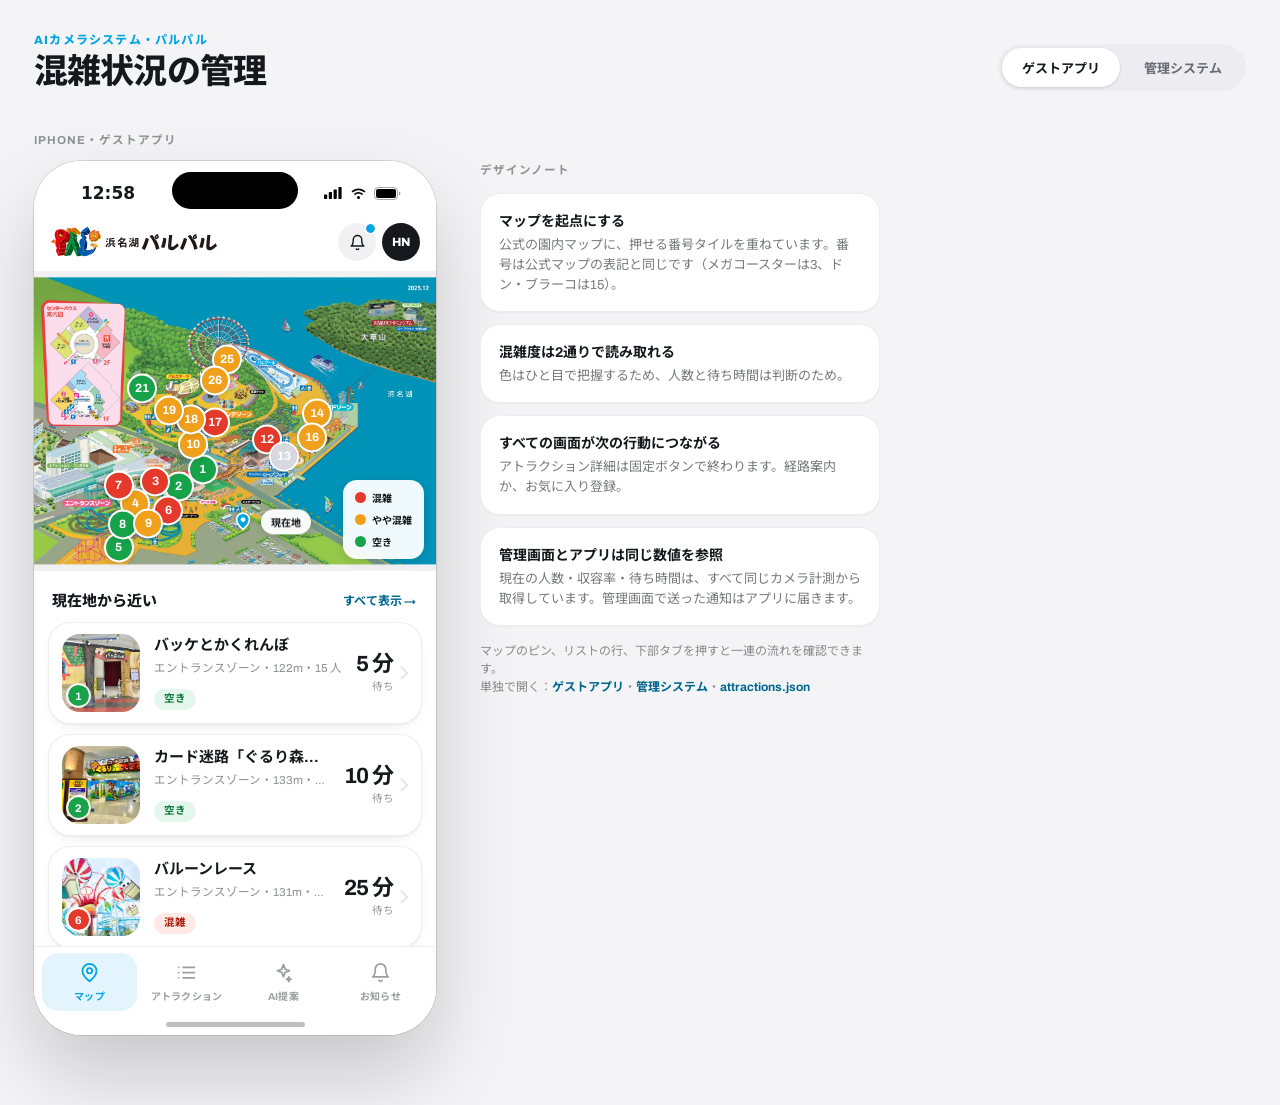
<file: index.html>
<!doctype html>
<html lang="ja">
<head>
  <meta charset="utf-8">
  <meta name="viewport" content="width=device-width, initial-scale=1">
  <title>混雑状況の管理</title>
  <link rel="preconnect" href="https://fonts.googleapis.com">
  <link rel="preconnect" href="https://fonts.gstatic.com" crossorigin>
  <link href="https://fonts.googleapis.com/css2?family=Archivo:wght@400;600;700;800&family=Noto+Sans+JP:wght@400;700;800&display=swap" rel="stylesheet">
  <link rel="stylesheet" href="css/base.css?v=20261001b">
  <style>
    body { background: var(--canvas); }
    .canvas { min-height: 100vh; padding: 30px 34px 70px; }
    .hd { display: flex; align-items: flex-end; justify-content: space-between; gap: 24px; padding-bottom: 6px; flex-wrap: wrap; }
    .hd .ey { font-size: 12px; font-weight: 800; letter-spacing: .1em; text-transform: uppercase; color: var(--acc); }
    .hd h1 { font-size: 34px; font-weight: 800; letter-spacing: -.025em; line-height: 1.08; margin: 7px 0 0; }
    .toggle { display: flex; gap: 4px; padding: 4px; background: #ececf1; border-radius: 999px; }
    .toggle button { border-radius: 999px; padding: 10px 20px; font-weight: 700; font-size: 13px; color: var(--m60); }
    .toggle button.on { background: #fff; color: var(--ink); box-shadow: 0 1px 3px rgba(22,24,29,.14); }
    .app { display: flex; gap: 44px; padding-top: 34px; align-items: flex-start; flex-wrap: wrap; }
    .cap { font-size: 11.5px; font-weight: 700; letter-spacing: .09em; text-transform: uppercase; color: var(--m45); }
    .device { width: 402px; height: 874px; border-radius: 48px; overflow: hidden; background: #fff; box-shadow: 0 40px 80px rgba(0,0,0,.18), 0 0 0 1px rgba(0,0,0,.12); margin-top: 14px; }
    .device iframe { border: 0; width: 100%; height: 100%; display: block; }
    .notes { flex: 1; min-width: 280px; max-width: 400px; padding-top: 30px; }
    .note { padding: 16px 18px; margin-top: 12px; background: #fff; border: 1px solid var(--div2); border-radius: 20px; box-shadow: 0 1px 2px rgba(22,24,29,.04); }
    .note b { font-size: 14px; font-weight: 700; display: block; }
    .note p { font-size: 13px; line-height: 1.55; color: rgba(22,24,29,.58); margin: 5px 0 0; text-wrap: pretty; }
    .hint { font-size: 12px; color: rgba(22,24,29,.48); margin-top: 16px; line-height: 1.5; }
    .hint a { font-weight: 700; color: var(--acc-ink); }
    .admin { padding-top: 34px; }
    .admin .frame { background: #fff; max-width: 1400px; border-radius: 26px; overflow: hidden; box-shadow: 0 1px 2px rgba(22,24,29,.05), 0 18px 50px -18px rgba(22,24,29,.22); height: calc(100vh - 170px); min-height: 700px; }
    .admin iframe { border: 0; width: 100%; height: 100%; display: block; }
    [hidden] { display: none !important; }
    @media (max-width: 520px) { .canvas { padding: 20px 16px 40px; } .device { width: 100%; height: 780px; border-radius: 36px; } }
  </style>
</head>
<body>
  <div class="canvas">
    <div class="hd">
      <div><div class="ey">AIカメラシステム・パルパル</div><h1>混雑状況の管理</h1></div>
      <div class="toggle" role="tablist">
        <button id="tApp" class="on" role="tab">ゲストアプリ</button>
        <button id="tAdmin" role="tab">管理システム</button>
      </div>
    </div>

    <section class="app" id="app">
      <div>
        <div class="cap">iPhone・ゲストアプリ</div>
        <div class="device"><iframe src="guest.html?embed" title="ゲストアプリ"></iframe></div>
      </div>
      <div class="notes">
        <div class="cap" style="padding-bottom:4px">デザインノート</div>
        <div class="note"><b>マップを起点にする</b><p>公式の園内マップに、押せる番号タイルを重ねています。番号は公式マップの表記と同じです（メガコースターは3、ドン・ブラーコは15）。</p></div>
        <div class="note"><b>混雑度は2通りで読み取れる</b><p>色はひと目で把握するため、人数と待ち時間は判断のため。</p></div>
        <div class="note"><b>すべての画面が次の行動につながる</b><p>アトラクション詳細は固定ボタンで終わります。経路案内か、お気に入り登録。</p></div>
        <div class="note"><b>管理画面とアプリは同じ数値を参照</b><p>現在の人数・収容率・待ち時間は、すべて同じカメラ計測から取得しています。管理画面で送った通知はアプリに届きます。</p></div>
        <div class="hint">マップのピン、リストの行、下部タブを押すと一連の流れを確認できます。<br>
          単独で開く：<a href="guest.html">ゲストアプリ</a>・<a href="admin.html">管理システム</a>・<a href="data/attractions.json">attractions.json</a></div>
      </div>
    </section>

    <section class="admin" id="admin" hidden>
      <div class="frame"><iframe id="adminFrame" title="管理システム" data-src="admin.html"></iframe></div>
    </section>
  </div>
  <script>
    (function () {
      const tApp = document.getElementById('tApp'), tAdmin = document.getElementById('tAdmin');
      const app = document.getElementById('app'), admin = document.getElementById('admin'), f = document.getElementById('adminFrame');
      function show(mode) {
        const isApp = mode !== 'admin';
        tApp.classList.toggle('on', isApp); tAdmin.classList.toggle('on', !isApp);
        app.hidden = !isApp; admin.hidden = isApp;
        if (!isApp && !f.src) f.src = f.dataset.src;
        try { localStorage.setItem('pp.canvasMode', mode); } catch (e) {}
      }
      tApp.onclick = () => show('app'); tAdmin.onclick = () => show('admin');
      let m = 'app'; try { m = localStorage.getItem('pp.canvasMode') || 'app'; } catch (e) {}
      show(location.hash === '#admin' ? 'admin' : m);
    })();
  </script>
</body>
</html>
</file>
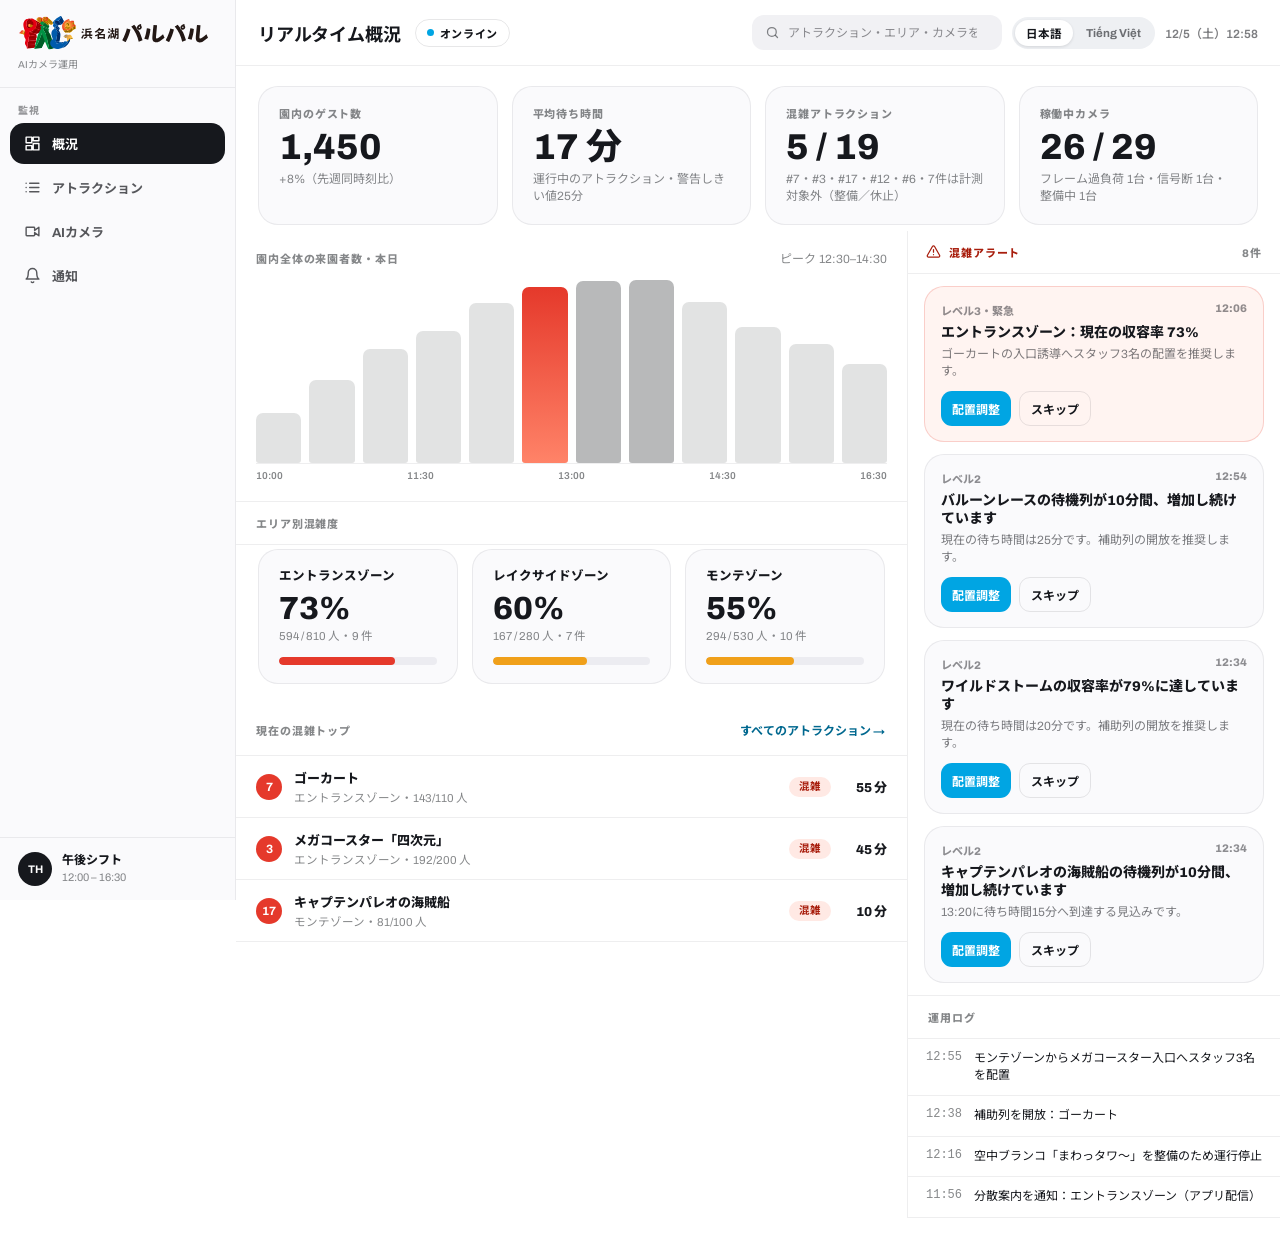
<file: admin.html>
<!doctype html>
<html lang="ja">
<head>
  <meta charset="utf-8">
  <meta name="viewport" content="width=device-width, initial-scale=1">
  <title>パルパル AIカメラ運用</title>
  <link rel="preconnect" href="https://fonts.googleapis.com">
  <link rel="preconnect" href="https://fonts.gstatic.com" crossorigin>
  <link href="https://fonts.googleapis.com/css2?family=Archivo:wght@400;500;600;700;800&family=Noto+Sans+JP:wght@400;500;700;800&display=swap" rel="stylesheet">
  <link rel="stylesheet" href="css/base.css?v=20261007a">
  <link rel="stylesheet" href="css/admin.css?v=20261007a">
</head>
<body class="admin">
  <div class="shell">
    <aside class="side">
      <div class="logo"><div><img src="assets/logo.svg" alt="浜名湖パルパル"><small>AIカメラ運用</small></div></div>
      <div class="grp">監視</div>
      <nav id="nav"></nav>
      <div class="me"><span class="av">TH</span><div><b>午後シフト</b><small>12:00 – 16:30</small></div></div>
    </aside>
    <div class="main">
      <header class="top">
        <div class="l"><h1 id="title">リアルタイム概況</h1><span class="online"><i></i>オンライン</span></div>
        <div class="r">
          <div class="gsearch">
            <label><svg width="15" height="15" viewBox="0 0 24 24" fill="none" stroke="rgba(22,24,29,.52)" stroke-width="2" stroke-linecap="round"><circle cx="11" cy="11" r="7"/><path d="m20 20-3.5-3.5"/></svg>
              <input id="q" type="search" placeholder="アトラクション・エリア・カメラを検索…" autocomplete="off"></label>
            <div class="res" id="qres" hidden></div>
          </div>
          <span class="date" id="date"></span>
        </div>
      </header>
      <div id="page"></div>
    </div>
  </div>
  <div class="toast-wrap" id="toasts"></div>
  <div id="modal"></div>

  <script src="data/attractions.js?v=20261007a"></script>
  <script src="js/icons.js?v=20261007a"></script>
  <script src="js/core.js?v=20261007a"></script>
  <script src="js/i18n.js?v=20261007a"></script>
  <script src="js/admin.js?v=20261007a"></script>
</body>
</html>
</file>
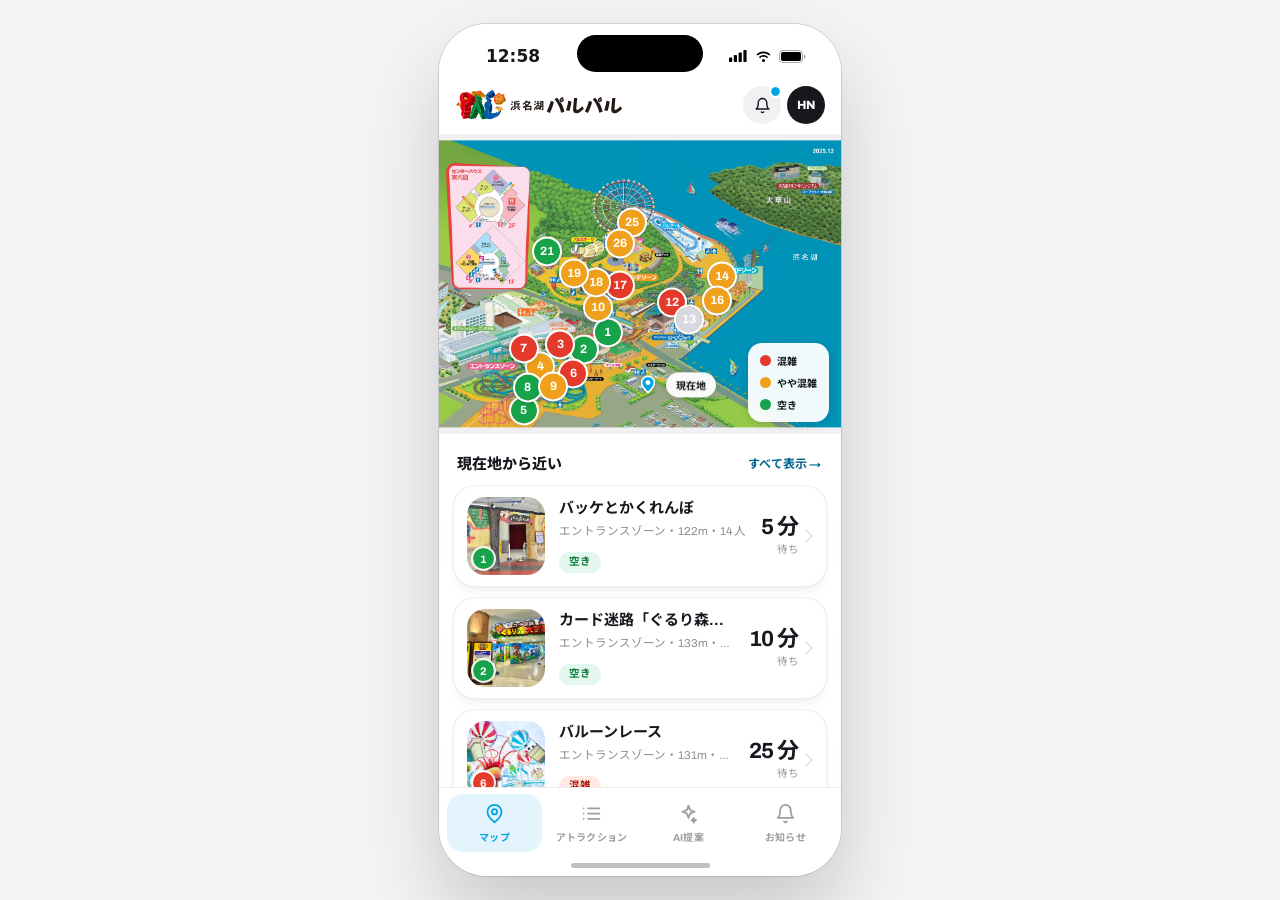
<file: guest.html>
<!doctype html>
<html lang="ja">
<head>
  <meta charset="utf-8">
  <meta name="viewport" content="width=device-width, initial-scale=1, viewport-fit=cover">
  <title>浜名湖パルパル</title>
  <meta name="theme-color" content="#ffffff">
  <link rel="preconnect" href="https://fonts.googleapis.com">
  <link rel="preconnect" href="https://fonts.gstatic.com" crossorigin>
  <link href="https://fonts.googleapis.com/css2?family=Archivo:wght@400;500;600;700;800&family=Noto+Sans+JP:wght@400;500;700;800&display=swap" rel="stylesheet">
  <link rel="stylesheet" href="css/base.css?v=20261007a">
  <link rel="stylesheet" href="css/guest.css?v=20261007a">
  <script>if (/[?&]embed\b/.test(location.search)) document.documentElement.classList.add('embed');</script>
</head>
<body class="guest">
  <script>if (document.documentElement.classList.contains('embed')) document.body.classList.add('embed');</script>
  <div class="phone">
    <div class="island"></div>
    <div class="statusbar">
      <div><span class="time" id="clock">9:41</span></div>
      <div>
        <svg width="19" height="12" viewBox="0 0 19 12"><rect x="0" y="7.5" width="3.2" height="4.5" rx=".7"/><rect x="4.8" y="5" width="3.2" height="7" rx=".7"/><rect x="9.6" y="2.5" width="3.2" height="9.5" rx=".7"/><rect x="14.4" y="0" width="3.2" height="12" rx=".7"/></svg>
        <svg width="17" height="12" viewBox="0 0 17 12"><path d="M8.5 3.2c2.3 0 4.4.9 5.9 2.4l1.1-1.1C13.7 2.7 11.2 1.5 8.5 1.5S3.3 2.7 1.5 4.5l1.1 1.1C4.1 4.1 6.2 3.2 8.5 3.2Z"/><path d="M8.5 6.8c1.4 0 2.6.5 3.5 1.4l1.1-1.1C11.8 5.9 10.2 5.1 8.5 5.1S5.2 5.9 3.9 7.1L5 8.2c.9-.9 2.1-1.4 3.5-1.4Z"/><circle cx="8.5" cy="10.5" r="1.5"/></svg>
        <svg width="27" height="13" viewBox="0 0 27 13"><rect x=".5" y=".5" width="23" height="12" rx="3.5" stroke="#000" stroke-opacity=".35" fill="none"/><rect x="2" y="2" width="20" height="9" rx="2"/><path d="M25 4.5v4c.8-.3 1.5-1.3 1.5-2s-.7-1.7-1.5-2Z" fill-opacity=".4"/></svg>
      </div>
    </div>
    <div class="screen">
      <main id="view" class="view"></main>
      <nav class="tabbar" id="tabbar"></nav>
      <button class="banner" id="banner" type="button"></button>
    </div>
    <div class="toast-wrap" id="toasts" role="status" aria-live="polite"></div>
    <div class="home-ind"><i></i></div>
  </div>

  <script src="data/attractions.js?v=20261007a"></script>
  <script src="js/icons.js?v=20261007a"></script>
  <script src="js/core.js?v=20261007a"></script>
  <script src="js/guest.js?v=20261007a"></script>
</body>
</html>
</file>
<file: css/base.css>
/* Design tokens — values taken from the "ParuParu Park AI v2 JP" mockup */
:root {
  --ink: #16181d;
  --ground: #ffffff;
  --surf: #f1f1f4;          /* chips, inputs, secondary buttons */
  --surf-2: #fafafc;        /* cards, sidebar */
  --surf-3: #f7f7fa;        /* spec tiles, tip boxes */
  --canvas: #f4f4f7;
  --acc: #00a5e3;
  --acc-hover: #008fc9;
  --acc-ink: #00688f;
  --acc-soft: #e4f4fc;
  --acc-tint: #eaf7fd;
  --div: rgba(22,24,29,.1);
  --div2: rgba(22,24,29,.07);
  --m72: rgba(22,24,29,.72);
  --m60: rgba(22,24,29,.6);
  --m52: rgba(22,24,29,.52);
  --m45: rgba(22,24,29,.45);

  --hot: #e5392b;  --hot-d: #a81d0c;  --hot-bg: #ffe9e4;  --hot-tint: #fff4f1;  --hot-line: rgba(229,57,43,.2);
  --mid: #f0a01a;  --mid-bg: #fff2d4; --mid-ink: #8a5200;
  --free: #17a34a; --free-bg: #e4f7ec; --free-ink: #0d7a3c;
  --maint: #c2c2cd; --maint-bg: #ededf2;

  --font: Archivo, "Noto Sans JP", "Hiragino Sans", "Hiragino Kaku Gothic ProN", "Yu Gothic", Meiryo, system-ui, sans-serif;
  --mono: ui-monospace, Menlo, Consolas, "IBM Plex Mono", monospace;
}
* { box-sizing: border-box; }
html, body { margin: 0; }
body { font-family: var(--font); color: var(--ink); background: var(--ground); -webkit-font-smoothing: antialiased; }
button { font: inherit; color: inherit; cursor: pointer; border: 0; background: none; padding: 0; transition: background .16s ease, color .16s ease, box-shadow .16s ease, transform .12s ease; }
button:active { transform: scale(.965); }
input, textarea, select { font: inherit; color: inherit; outline: none; transition: border-color .16s ease, box-shadow .16s ease; }
input:focus, textarea:focus { border-color: var(--acc) !important; box-shadow: 0 0 0 3px rgba(0,165,227,.16); }
a { color: var(--acc); text-decoration: none; }
::selection { background: rgba(0,165,227,.2); }
::-webkit-scrollbar { width: 9px; height: 9px; }
::-webkit-scrollbar-thumb { background: rgba(22,24,29,.16); border-radius: 9px; }
::-webkit-scrollbar-track { background: transparent; }
@keyframes scIn { from { opacity: 0; transform: translateY(8px); } to { opacity: 1; transform: none; } }
@keyframes scSpin { to { transform: rotate(360deg); } }
.scIn { animation: scIn .32s cubic-bezier(.22,.8,.28,1) both; }
.ic { flex: none; display: block; }
.mono { font-family: var(--mono); }

/* level pills (mockup: pill(k, small)) */
.pill { display: inline-flex; align-items: center; font-size: 12.5px; font-weight: 700; letter-spacing: .005em; padding: 6px 13px; line-height: 1.2; border-radius: 999px; white-space: nowrap; }
.pill.sm { font-size: 10.5px; padding: 4px 10px; }
.k-busy { background: var(--hot-bg); color: var(--hot-d); }
.k-mid { background: var(--mid-bg); color: var(--mid-ink); }
.k-free { background: var(--free-bg); color: var(--free-ink); }
.k-maint { background: var(--maint-bg); color: rgba(22,24,29,.5); }
.k-nocam { background: #f3f3f7; color: rgba(22,24,29,.45); }
/* level fills (map pins, number chips) */
.f-busy { background: var(--hot); } .f-mid { background: var(--mid); } .f-free { background: var(--free); }
.f-maint { background: var(--maint); } .f-nocam { background: #d8d8e0; }

/* hour bars */
.bars { display: flex; align-items: flex-end; gap: 8px; border-bottom: 1px solid var(--div2); }
.bars > div { flex: 1; display: flex; flex-direction: column; justify-content: flex-end; height: 100%; }
.bars i { display: block; border-radius: 7px 7px 3px 3px; transition: height .4s cubic-bezier(.22,.8,.28,1); background: rgba(22,24,29,.12); }
.bars i.hi { background: rgba(22,24,29,.3); }
.bars i.now { background: linear-gradient(180deg, var(--hot) 0%, #ff8368 100%); }
.bars i.off { background: repeating-linear-gradient(45deg, #ececf1 0 4px, #e2e2e9 4px 8px); }
.bars-x { display: flex; justify-content: space-between; font-size: 10px; font-weight: 600; color: var(--m52); margin-top: 5px; }

/* labels */
.eyebrow { font-size: 11px; font-weight: 800; letter-spacing: .08em; text-transform: uppercase; color: var(--m52); }

/* toast */
.toast-wrap { position: fixed; left: 50%; bottom: 28px; transform: translateX(-50%); z-index: 1000; display: flex; flex-direction: column; gap: 8px; align-items: center; pointer-events: none; }
.toast { background: var(--ink); color: #fff; padding: 11px 18px; border-radius: 14px; font-size: 13px; font-weight: 700; box-shadow: 0 12px 34px -10px rgba(22,24,29,.5); animation: scIn .25s ease; max-width: min(90vw, 520px); text-align: center; overflow-wrap: anywhere; }
</file>
<file: css/admin.css>
/* Admin (管理システム) — values from the "ParuParu Park AI v2 JP" mockup */
body.admin { background: #fff; }
.shell { display: grid; grid-template-columns: 236px minmax(0, 1fr); min-height: 100vh; }

/* sidebar */
.side { background: var(--surf-2); border-right: 1px solid var(--div2); display: flex; flex-direction: column; position: sticky; top: 0; height: 100vh; }
.side .logo { display: flex; align-items: center; gap: 10px; padding: 16px 18px; border-bottom: 1px solid var(--div2); }
.side .logo img { height: 34px; width: auto; display: block; }
.side .logo small { display: block; font-size: 10px; color: var(--m52); margin-top: 6px; }
.side .grp { padding: 14px 0 6px 18px; font-size: 10px; font-weight: 800; letter-spacing: .1em; text-transform: uppercase; color: rgba(22,24,29,.44); }
.side nav a { display: flex; align-items: center; gap: 11px; width: calc(100% - 20px); margin: 0 10px 3px; color: var(--m72); border-radius: 14px; padding: 11px 14px; font-weight: 700; font-size: 13px; white-space: nowrap; }
.side nav a:hover { background: rgba(22,24,29,.05); }
.side nav a.on { background: var(--ink); color: #fff; }
.side nav a .badge { margin-left: auto; font-size: 10.5px; font-weight: 700; background: var(--acc); color: #fff; border-radius: 999px; min-width: 19px; height: 19px; display: flex; align-items: center; justify-content: center; padding: 0 5px; }
.side .me { margin-top: auto; border-top: 1px solid var(--div2); padding: 14px 18px; display: flex; align-items: center; gap: 10px; }
.side .me .av { width: 34px; height: 34px; border-radius: 999px; background: var(--ink); color: #fff; display: flex; align-items: center; justify-content: center; font-size: 11px; font-weight: 700; }
.side .me b { display: block; font-size: 12px; font-weight: 800; line-height: 1.1; }
.side .me small { font-size: 11px; color: var(--m52); }

/* top bar */
.main { min-width: 0; }
.top { display: flex; align-items: center; justify-content: space-between; gap: 16px; padding: 15px 22px; border-bottom: 1px solid var(--div2); position: sticky; top: 0; background: #fff; z-index: 20; }
.top .l { display: flex; align-items: center; gap: 14px; min-width: 0; }
.top h1 { margin: 0; font-size: 18px; font-weight: 700; letter-spacing: -.01em; white-space: nowrap; }
.online { display: flex; align-items: center; gap: 6px; font-size: 11px; font-weight: 800; letter-spacing: .06em; border: 1px solid var(--div); padding: 5px 11px; border-radius: 999px; white-space: nowrap; }
.online i { width: 7px; height: 7px; border-radius: 999px; background: var(--acc); }
.top .r { display: flex; align-items: center; gap: 10px; }
.gsearch { position: relative; }
.gsearch label { display: flex; align-items: center; gap: 8px; border-radius: 12px; padding: 10px 13px; min-width: 250px; background: var(--surf); }
.gsearch input { border: 0; background: none; font-size: 12px; min-width: 0; flex: 1; padding: 0; }
.gsearch input:focus { box-shadow: none; }
.gsearch input::placeholder { color: rgba(22,24,29,.48); }
.gsearch .res { position: absolute; top: 44px; right: 0; left: 0; min-width: 300px; background: #fff; border: 1px solid var(--div); border-radius: 16px; padding: 6px; box-shadow: 0 12px 34px -10px rgba(22,24,29,.3); max-height: 360px; overflow: auto; z-index: 30; }
.gsearch .res a { display: flex; gap: 10px; align-items: center; color: var(--ink); border-radius: 10px; padding: 8px 10px; font-size: 12px; font-weight: 600; }
.gsearch .res a:hover, .gsearch .res a.sel { background: var(--surf); }
.gsearch .res small { margin-left: auto; font-size: 11px; color: var(--m52); white-space: nowrap; }
.gsearch .res .none { padding: 10px; font-size: 12px; color: var(--m52); }
.top .date { font-size: 12px; font-weight: 600; color: rgba(22,24,29,.56); white-space: nowrap; }

/* shared blocks */
.kpis { display: grid; grid-template-columns: repeat(4, minmax(0, 1fr)); gap: 14px; padding: 20px 22px 6px; }
.cell { padding: 18px 20px; background: var(--surf-2); border: 1px solid var(--div2); border-radius: 20px; }
.kpi .v { font-size: 36px; font-weight: 800; line-height: 1.05; margin-top: 8px; }
.kpi.n .v { font-size: 29px; letter-spacing: -.02em; margin-top: 9px; }
.kpi .s { font-size: 12px; color: var(--m52); margin-top: 4px; line-height: 1.45; }
.sechead { display: flex; align-items: center; justify-content: space-between; gap: 16px; padding: 13px 20px; border-bottom: 1px solid var(--div2); }
.lnk { color: var(--acc-ink); font-weight: 700; font-size: 12px; border-radius: 11px; padding: 4px 2px; white-space: nowrap; }
.lnk:hover { color: var(--ink); }
.btn { background: transparent; border: 1px solid var(--div); padding: 8px 12px; font-weight: 700; font-size: 12px; border-radius: 11px; color: var(--ink); white-space: nowrap; display: inline-flex; align-items: center; gap: 6px; }
.btn:hover { background: rgba(22,24,29,.05); }
.btn.acc { background: var(--acc); border-color: var(--acc); color: #fff; }
.btn.acc:hover { background: var(--acc-hover); }
.btn.gray { background: var(--surf); border-color: var(--surf); }
.btn.gray:hover { background: rgba(22,24,29,.1); }
.btn.lg { padding: 11px 14px; font-size: 13px; border-radius: 12px; }
.btn.lg.acc { padding: 12px 15px; }
.btn.ghost { border-color: transparent; color: var(--m60); }
.btn.ghost:hover { color: var(--ink); background: transparent; }
.btn.link { color: var(--acc-ink); }
.btn.link:hover { background: var(--acc-tint); }
.btn:disabled { opacity: .45; cursor: default; }
.chip { background: var(--surf); color: var(--m72); border-radius: 999px; padding: 8px 13px; font-size: 11.5px; font-weight: 700; white-space: nowrap; flex: none; }
.chip:hover { background: #e6e6ec; }
.chip.on { background: var(--ink); color: #fff; }
.chipsbar { display: flex; align-items: center; gap: 8px; padding: 12px 20px; border-bottom: 1px solid var(--div2); overflow-x: auto; scrollbar-width: none; }
.chipsbar .vr { width: 1px; height: 22px; flex: none; background: rgba(22,24,29,.12); margin: 0 4px; }
.num-chip { width: 26px; height: 26px; flex: none; border-radius: 999px; display: flex; align-items: center; justify-content: center; font-size: 12px; font-weight: 700; color: #fff; }
.meter { height: 8px; background: #ececf1; border-radius: 999px; overflow: hidden; }
.meter i { display: block; height: 100%; border-radius: 999px; transition: width .4s ease; }
.meter i.over { background: repeating-linear-gradient(45deg, #b3230f 0 5px, #8f1c0b 5px 10px); }
.empty { padding: 40px 22px; text-align: center; font-size: 13px; color: rgba(22,24,29,.5); }
.dd { position: relative; flex: none; }
.dd > summary { list-style: none; display: flex; align-items: center; gap: 8px; background: var(--surf); border-radius: 999px; padding: 8px 13px; font-size: 11.5px; font-weight: 700; cursor: pointer; width: 210px; }
.dd.w186 > summary { width: 186px; }
.dd > summary::-webkit-details-marker { display: none; }
.dd > summary span { flex: 1; min-width: 0; overflow: hidden; text-overflow: ellipsis; white-space: nowrap; }
.dd .menu { position: absolute; right: 0; top: 42px; z-index: 9; width: 250px; max-height: 290px; overflow: auto; background: #fff; border: 1px solid var(--div); border-radius: 16px; padding: 6px; box-shadow: 0 12px 34px -10px rgba(22,24,29,.3); }
.dd.w186 .menu { width: 210px; }
.dd .menu button { display: block; width: 100%; text-align: left; border-radius: 10px; padding: 8px 10px; font-size: 12px; font-weight: 600; color: rgba(22,24,29,.75); white-space: nowrap; overflow: hidden; text-overflow: ellipsis; }
.dd .menu button:hover { background: var(--surf); }
.dd .menu button.on { background: var(--ink); color: #fff; font-weight: 700; }
.pager { display: flex; align-items: center; justify-content: space-between; gap: 16px; padding: 16px 22px 22px; }
.pager .info { font-size: 12px; color: var(--m52); }
.pager .pg { display: flex; align-items: center; gap: 6px; }
.pager .pg button { min-width: 34px; height: 34px; border-radius: 11px; background: var(--surf); color: var(--m72); font-size: 12.5px; font-weight: 700; display: flex; align-items: center; justify-content: center; }
.pager .pg button.arrow { font-size: 15px; color: var(--ink); }
.pager .pg button.on { background: var(--ink); color: #fff; }
.pager .pg button:disabled { background: var(--surf-3); color: rgba(22,24,29,.3); cursor: default; }
.pager .pg button.txt { padding: 8px 13px; font-size: 12px; color: var(--ink); }
.pager .pg button.txt:disabled { background: transparent; }
.grid-h { display: grid; gap: 14px; padding: 10px 20px; border-bottom: 1px solid var(--div2); font-size: 11px; font-weight: 800; letter-spacing: .07em; text-transform: uppercase; color: var(--m52); white-space: nowrap; }
.grid-r { display: grid; gap: 14px; align-items: center; padding: 12px 20px; border-bottom: 1px solid var(--div2); cursor: pointer; font-size: 13px; }
.grid-r:hover { background: rgba(22,24,29,.04); }
.r { text-align: right; }

/* dashboard */
.dash { display: grid; grid-template-columns: minmax(0, 1fr) 372px; }
.dash > .l { border-right: 1px solid var(--div2); min-width: 0; }
.chartblk { padding: 18px 20px 20px; border-bottom: 1px solid var(--div2); }
.chartblk .hd { display: flex; align-items: baseline; justify-content: space-between; gap: 16px; }
.chartblk .hd span { font-size: 12px; color: var(--m52); }
.zones { display: grid; grid-template-columns: repeat(3, minmax(0, 1fr)); gap: 14px; padding: 4px 22px 20px; }
.zones .cell { color: var(--ink); display: block; }
.zones .cell:hover { border-color: var(--div); }
.zones b.nm { display: block; font-size: 12.5px; font-weight: 800; line-height: 1.3; }
.zones .pct { font-size: 32px; font-weight: 800; line-height: 1.05; margin-top: 8px; }
.zones .dt { font-size: 11.5px; color: var(--m52); margin-top: 2px; }
.zones .meter { margin-top: 14px; }
.toprow { display: flex; align-items: center; gap: 12px; padding: 12px 20px; border-bottom: 1px solid var(--div2); cursor: pointer; font-size: 13px; }
.toprow:hover { background: rgba(22,24,29,.04); }
.toprow .bd { flex: 1; min-width: 0; }
.toprow .bd b { display: block; font-weight: 800; }
.toprow .bd small { display: block; font-size: 11.5px; color: var(--m52); margin-top: 2px; }
.toprow .w { font-weight: 800; width: 44px; text-align: right; }
.alhead { display: flex; align-items: center; gap: 8px; padding: 13px 18px; border-bottom: 1px solid var(--div2); font-size: 11px; font-weight: 800; letter-spacing: .08em; text-transform: uppercase; color: var(--hot-d); }
.alhead span { margin-left: auto; color: var(--m52); }
.alerts { padding-top: 12px; }
.alert { padding: 15px 16px; margin: 0 16px 12px; border-radius: 20px; border: 1px solid var(--div2); background: var(--surf-2); }
.alert.hot { border-color: var(--hot-line); background: var(--hot-tint); }
.alert .ah { display: flex; justify-content: space-between; font-size: 11px; font-weight: 800; color: rgba(22,24,29,.48); }
.alert h3 { margin: 6px 0 0; font-size: 14px; font-weight: 800; line-height: 1.3; }
.alert p { margin: 4px 0 0; font-size: 12px; color: rgba(22,24,29,.56); line-height: 1.45; }
.alert .btns { display: flex; gap: 8px; margin-top: 10px; }
.alert .btns button { padding: 8px 11px; font-weight: 700; font-size: 12px; border-radius: 11px; }
.alert .btns .ok { background: var(--acc); color: #fff; }
.alert .btns .ok:hover { background: var(--acc-hover); }
.alert .btns .sk { border: 1px solid var(--div); }
.alert .btns .sk:hover { background: rgba(22,24,29,.05); }
.alempty { padding: 4px 18px 16px; font-size: 12px; color: var(--m52); }
.logrow { display: flex; gap: 12px; padding: 11px 18px; border-bottom: 1px solid var(--div2); font-size: 12px; }
.logrow time, .klog time { font-family: var(--mono); color: var(--m52); flex: none; }
.logrow span { flex: 1; line-height: 1.45; }

/* ride list */
.toolbar { display: flex; align-items: center; justify-content: space-between; gap: 20px; padding: 12px 20px; border-bottom: 1px solid var(--div2); }
.toolbar .fs { display: flex; gap: 8px; align-items: center; flex-wrap: wrap; justify-content: flex-end; }
.lsearch { display: flex; align-items: center; gap: 10px; border-radius: 12px; padding: 10px 13px; min-width: 260px; background: var(--surf); }
.lsearch input { border: 0; background: none; font-size: 12px; flex: 1; min-width: 0; padding: 0; }
.lsearch input:focus { box-shadow: none; }
.countrow { display: flex; align-items: baseline; justify-content: space-between; gap: 16px; padding: 11px 20px; border-bottom: 1px solid var(--div2); }
.countrow b { display: block; font-size: 13px; font-weight: 800; }
.countrow small { display: block; font-size: 11.5px; color: var(--m52); margin-top: 3px; }
.countrow > span, .countrow > button { font-size: 12px; color: var(--m52); }
.rides-g { grid-template-columns: 2.3fr 1.1fr 1.5fr .6fr .7fr .9fr .8fr 124px; }
.rides-g .nmc { font-weight: 800; display: flex; align-items: center; gap: 12px; min-width: 0; }
.rides-g .rthumb { position: relative; width: 56px; height: 56px; flex: none; border-radius: 14px; background: var(--surf) center / cover no-repeat; box-shadow: inset 0 0 0 1px var(--div2); }
.rides-g .rthumb.noimg { background: repeating-linear-gradient(-45deg, #f1f1f4 0 6px, #e6e6ec 6px 12px); }
.rides-g .rthumb .num-chip { position: absolute; left: 4px; bottom: 4px; width: 20px; height: 20px; font-size: 10.5px; outline: 2px solid rgba(255,255,255,.9); }
.rides-g .nmc span:last-child { overflow: hidden; text-overflow: ellipsis; white-space: nowrap; }
.rides-g .zn { color: rgba(22,24,29,.56); font-size: 12px; }
.capc .cap-row { display: flex; align-items: baseline; justify-content: space-between; gap: 8px; font-size: 11.5px; margin-bottom: 5px; width: 94%; }
.capc .cap-row b { font-weight: 700; } .capc .cap-row span { color: rgba(22,24,29,.5); }
.capc.over .cap-row b, .capc.over .cap-row span { color: #b3230f; font-weight: 700; }
.capc .meter { width: 94%; }
.capc .ov { display: flex; align-items: center; gap: 5px; margin-top: 6px; font-size: 10.5px; font-weight: 700; color: #b3230f; }
.camlbl { font-family: var(--mono); font-size: 11.5px; color: rgba(22,24,29,.56); }

/* two-column detail pages */
.split { display: grid; grid-template-columns: minmax(0, 1fr) 400px; }
.split.w380 { grid-template-columns: minmax(0, 1fr) 380px; }
.split.w352 { grid-template-columns: minmax(0, 1fr) 352px; }
.split > .l { border-right: 1px solid var(--div2); padding: 20px; min-width: 0; }
.split > .l.np { padding: 0; }
.split > .l.fp { padding: 20px 24px 28px; }
.split > .rc { display: flex; flex-direction: column; }
.pad { padding: 16px 18px; border-bottom: 1px solid var(--div2); }
.pad.last { border-bottom: 0; }
.kv { display: flex; justify-content: space-between; gap: 12px; padding: 9px 0; border-bottom: 1px solid var(--div2); font-size: 13px; }
.kv span { color: rgba(22,24,29,.56); }
.kv b { font-weight: 800; text-align: right; }
.kv b.warn { color: var(--acc-ink); }
.kv.cov { padding: 10px 0; }
.kv.cov b { text-align: left; } .kv.cov span { text-align: right; }
.klog { display: flex; gap: 12px; padding: 9px 0; border-bottom: 1px solid var(--div2); font-size: 12px; }
.klog span { flex: 1; }
.headrow { display: flex; align-items: center; gap: 12px; }
.headrow .sp { flex: 1; }
.ttl { display: flex; align-items: baseline; gap: 12px; margin-top: 14px; flex-wrap: wrap; }
.ttl .code { font-family: var(--mono); font-size: 24px; font-weight: 600; white-space: nowrap; flex: none; }
.ttl .code.s22 { font-size: 22px; }
.ttl .nm { font-size: 26px; font-weight: 800; line-height: 1.1; }
.sub { font-size: 12px; color: var(--m52); margin-top: 4px; }

/* ride detail */
.rhead { display: flex; align-items: flex-end; justify-content: space-between; gap: 16px; margin-top: 14px; }
.rhead .nm { font-size: 29px; font-weight: 800; line-height: 1.1; margin-top: 4px; }
.camcards { display: grid; grid-template-columns: 1fr 1fr; gap: 16px; margin-top: 18px; }
.camcard { border: 1px solid rgba(22,24,29,.08); border-radius: 18px; cursor: pointer; overflow: hidden; }
.camcard:hover { border-color: var(--div); box-shadow: 0 6px 18px -10px rgba(22,24,29,.25); }
.camcard .feed { position: relative; height: 180px; overflow: hidden; background: repeating-linear-gradient(45deg, #f1f1f4 0 9px, #e6e6ec 9px 18px); }
.camcard .feed.alt { background: repeating-linear-gradient(-45deg, #f1f1f4 0 9px, #e6e6ec 9px 18px); }
.camcard .feed .bx { position: absolute; border: 2px solid var(--ink); opacity: .55; }
.camcard .feed .bx.hot { border-color: var(--acc); opacity: 1; }
.camcard .feed .tg { position: absolute; left: 8px; top: 8px; font-family: var(--mono); font-size: 10px; background: rgba(255,255,255,.94); border-radius: 999px; padding: 4px 9px; white-space: nowrap; line-height: 1; box-shadow: 0 1px 3px rgba(22,24,29,.14); }
.camcard .ft { display: flex; justify-content: space-between; padding: 9px 12px; border-top: 1px solid var(--div2); font-size: 11px; font-weight: 800; }
.camcard .ft span:last-child { color: var(--acc-ink); }
.nocams { grid-column: 1 / -1; border: 1px dashed rgba(22,24,29,.2); border-radius: 18px; padding: 22px; font-size: 13px; line-height: 1.5; color: rgba(22,24,29,.56); }
.big2 { display: grid; grid-template-columns: 1fr 1fr; gap: 14px; margin-top: 10px; }
.big2 b { font-size: 32px; font-weight: 800; line-height: 1; display: block; }
.big2 b span { font-size: 13px; margin-left: 3px; }
.big2 small { font-size: 11px; color: var(--m52); }
.formula { display: flex; align-items: baseline; gap: 8px; flex-wrap: wrap; font-family: var(--mono); font-size: 12.5px; margin-top: 10px; padding-bottom: 12px; border-bottom: 1px solid var(--div2); }
.formula .m { color: rgba(22,24,29,.48); } .formula b { font-weight: 600; } .formula b.acc { color: var(--acc-ink); }
.kv.calc { font-size: 12.5px; }
.kv.calc span { flex: 1; min-width: 0; } .kv.calc b { white-space: nowrap; }
.note { font-size: 11.5px; color: var(--m52); line-height: 1.5; margin-top: 10px; }
.opsbox .eyebrow { color: var(--acc); }
.opsbox p { font-size: 14px; line-height: 1.5; margin: 8px 0 0; }
.opsbox .btns { display: flex; gap: 8px; margin-top: 12px; flex-wrap: wrap; }

/* cameras */
.cams-g { grid-template-columns: 118px 2.4fr 1.3fr 1.1fr .8fr 124px; gap: 16px; padding-left: 22px; padding-right: 22px; }
.cams-g.grid-r { padding-top: 13px; padding-bottom: 13px; }
.cams-g .code { display: flex; align-items: center; gap: 9px; font-family: var(--mono); font-size: 12px; white-space: nowrap; }
.cams-g .dot { width: 9px; height: 9px; flex: none; border-radius: 999px; }
.cams-g .pl { font-size: 13px; font-weight: 700; overflow: hidden; text-overflow: ellipsis; white-space: nowrap; }
.cams-g .zn { font-size: 12px; color: var(--m60); overflow: hidden; text-overflow: ellipsis; white-space: nowrap; }
.cams-g .cn { text-align: left; white-space: nowrap; }
.cams-g .cn b { font-size: 16px; font-weight: 800; letter-spacing: -.02em; }
.cams-g .cn small { font-size: 10.5px; color: rgba(22,24,29,.68); margin-left: 4px; }
.feedbig { position: relative; margin-top: 16px; border-radius: 20px 20px 0 0; overflow: hidden; border: 1px solid rgba(22,24,29,.08); border-bottom: 0; height: 424px; background: #14161c url(../assets/zone-sample.png) center / contain no-repeat; }
.feedbig.dead { height: 340px; background: #ececf1; }
.feedbig .deadmsg { position: absolute; inset: 0; display: flex; align-items: center; justify-content: center; font-size: 13px; font-weight: 800; color: rgba(22,24,29,.48); }
.feedbig .live { position: absolute; left: 12px; bottom: 12px; display: flex; align-items: center; gap: 7px; background: rgba(255,255,255,.92); backdrop-filter: blur(6px); border-radius: 999px; padding: 6px 11px; font-family: var(--mono); font-size: 11px; box-shadow: 0 1px 3px rgba(22,24,29,.12); z-index: 3; }
.feedbig .live i { width: 7px; height: 7px; border-radius: 999px; background: var(--acc); }
.feedbig .live.dead { color: var(--acc-ink); } .feedbig .live.dead i { background: transparent; }
.feedbig .live.paused i { background: var(--mid); }
.feedbig .res { position: absolute; right: 10px; bottom: 10px; background: rgba(255,255,255,.94); border: 1px solid var(--div); padding: 5px 8px; font-family: var(--mono); font-size: 11px; border-radius: 999px; z-index: 3; }
.feedbig .zonearea { position: absolute; inset: 0; z-index: 2; }
.feedbig svg.zone { position: absolute; inset: 0; width: 100%; height: 100%; }
.feedbig svg.zone polygon { fill: rgba(0,165,227,.18); stroke: var(--acc); stroke-width: 2; stroke-dasharray: 7 5; vector-effect: non-scaling-stroke; }
.feedbig .hdl { position: absolute; width: 16px; height: 16px; margin: -8px 0 0 -8px; border-radius: 50%; background: #fff; border: 3px solid var(--acc); cursor: grab; touch-action: none; z-index: 4; }
.feedbig .replay { position: absolute; left: 0; right: 0; top: 0; height: 4px; background: rgba(255,255,255,.2); z-index: 3; }
.feedbig .replay i { display: block; height: 100%; width: 0; background: var(--acc); }
.feedbig .rlbl { position: absolute; right: 12px; top: 12px; background: rgba(22,24,29,.68); color: #fff; font-family: var(--mono); font-size: 11px; padding: 5px 10px; border-radius: 999px; z-index: 3; }
.samplenote { background: var(--surf-2); border: 1px solid rgba(22,24,29,.08); border-top: 0; padding: 9px 14px; font-size: 11.5px; color: rgba(22,24,29,.58); }
.ctlbar { display: flex; align-items: center; justify-content: space-between; gap: 12px; border: 1px solid rgba(22,24,29,.08); border-radius: 0 0 18px 18px; border-top: 0; padding: 10px 14px; flex-wrap: wrap; }
.ctlbar .acts { display: flex; gap: 8px; flex-wrap: wrap; align-items: center; }
.ctlbar .acts button { background: var(--surf); border-radius: 11px; padding: 9px 14px; font-weight: 700; font-size: 12px; white-space: nowrap; color: rgba(22,24,29,.75); }
.ctlbar .acts button:hover { background: #e6e6ec; }
.ctlbar .acts button.p { background: var(--acc); color: #fff; }
.ctlbar .acts button.on { background: var(--acc-soft); color: var(--acc-ink); }
.ctlbar .acts span { font-size: 12px; color: var(--m52); }
.ctlbar .ft { font-size: 12px; font-weight: 800; color: var(--acc-ink); }
.ctlbar .ft.dead { color: rgba(22,24,29,.48); }
.ctlbar .ft.paused { color: var(--mid-ink); }
.chartnote { font-size: 12px; font-weight: 600; color: var(--acc-ink); margin-top: 8px; }

/* notices */
.nt-g { grid-template-columns: 2.6fr 1fr 1.1fr 1fr .7fr 124px; gap: 16px; padding-left: 22px; padding-right: 22px; }
.nt-g.grid-h { padding-top: 11px; padding-bottom: 11px; }
.nt-g.grid-r { padding-top: 14px; padding-bottom: 14px; }
.nt-g .pills { display: flex; align-items: center; gap: 9px; }
.kind { display: inline-flex; align-items: center; border-radius: 999px; padding: 4px 11px; font-size: 11px; font-weight: 700; white-space: nowrap; }
.nt-g .auto { display: inline-flex; align-items: center; border-radius: 999px; padding: 3px 9px; font-size: 10.5px; font-weight: 700; white-space: nowrap; background: var(--surf); color: rgba(22,24,29,.55); }
.nt-g .auto.on { background: var(--acc-soft); color: var(--acc-ink); }
.nt-g .tt { font-weight: 800; margin-top: 7px; line-height: 1.35; overflow: hidden; text-overflow: ellipsis; white-space: nowrap; }
.nt-g .bd { font-size: 11.5px; color: var(--m52); margin-top: 3px; overflow: hidden; text-overflow: ellipsis; white-space: nowrap; }
.nt-g .sm { font-size: 12px; color: var(--m60); }
.st { display: inline-flex; align-items: center; gap: 6px; font-size: 11.5px; font-weight: 700; white-space: nowrap; color: rgba(22,24,29,.62); }
.st i { width: 7px; height: 7px; border-radius: 999px; flex: none; background: #b8b8c2; }
.st.sending { color: var(--free-ink); } .st.sending i { background: var(--free); }
.st.scheduled { color: var(--mid-ink); } .st.scheduled i { background: var(--mid); }
.st.draft { color: var(--m45); } .st.draft i { background: var(--maint); }

/* forms */
.flabel { font-size: 11px; font-weight: 700; letter-spacing: .08em; text-transform: uppercase; color: var(--m52); }
.flabel.b { font-weight: 800; margin-bottom: 7px; }
.fin { width: 100%; border: 1px solid rgba(22,24,29,.12); background: #fff; color: var(--ink); border-radius: 12px; padding: 12px 14px; font-size: 13.5px; font-weight: 700; }
.fin.ta { font-size: 13px; line-height: 1.5; font-weight: 400; resize: none; }
.fin.n { font-size: 15px; font-weight: 600; padding: 11px 12px; }
.fin.mono { font-family: var(--mono); font-size: 14px; font-weight: 400; padding: 11px 12px; }
.fin.ta2 { font-size: 14px; line-height: 1.5; font-weight: 400; padding: 11px 12px; resize: vertical; }
.hint { font-size: 11px; color: rgba(22,24,29,.48); margin-top: 6px; line-height: 1.45; }
.opts { display: flex; flex-wrap: wrap; gap: 8px; }
.opt { background: var(--surf); color: var(--m72); border-radius: 12px; padding: 11px 13px; font-weight: 700; font-size: 12px; white-space: nowrap; }
.opt.k { font-size: 12.5px; }
.opt:hover { background: #e6e6ec; }
.opt.on { background: var(--acc); color: #fff; }
.seg { display: flex; flex-wrap: wrap; gap: 6px 0; }
.seg button { flex: 1; background: transparent; color: var(--ink); border: 1px solid var(--div); margin-left: 6px; border-radius: 12px; padding: 11px 13px; font-weight: 700; font-size: 12.5px; text-align: left; white-space: nowrap; }
.seg button:first-child { margin-left: 0; }
.seg.sm button { font-size: 11.5px; padding: 11px 12px; }
.seg button:hover { background: rgba(22,24,29,.04); }
.seg button.on { background: var(--ink); color: #fff; }
.chk { display: flex; gap: 12px; align-items: flex-start; cursor: pointer; }
.box { width: 22px; height: 22px; flex: none; margin-top: 1px; border-radius: 7px; display: flex; align-items: center; justify-content: center; font-size: 12px; font-weight: 700; background: #fff; color: #fff; border: 1px solid rgba(22,24,29,.16); }
.box.on { background: var(--acc); border-color: var(--acc); }
.box.sq { width: 20px; height: 20px; border-radius: 0; font-weight: 800; border-color: var(--div); }
.chk b { display: block; font-size: 13px; font-weight: 800; }
.chk small { display: block; font-size: 11.5px; color: var(--m52); margin-top: 2px; line-height: 1.45; }
.chk small.m4 { margin-top: 4px; }
.chkrow { padding: 12px 0; border-bottom: 1px solid var(--div2); }
.saved { display: inline-flex; align-items: center; gap: 7px; background: var(--free-bg); color: var(--free-ink); border-radius: 999px; padding: 6px 12px; font-size: 11.5px; font-weight: 700; }
.nf-top { display: flex; align-items: center; gap: 12px; padding: 14px 22px; border-bottom: 1px solid var(--div2); }
.nf-l { padding: 20px 22px 8px; }
.nf-l.t6 { padding-top: 6px; } .nf-l.t0 { padding-top: 0; }
.nf-b { padding: 0 22px 16px; }
.nf-b.b18 { padding-bottom: 18px; }
.nf-split { display: grid; grid-template-columns: 1fr 1fr; border-top: 1px solid var(--div2); }
.nf-split > div { padding: 18px 22px; }
.nf-split > div:first-child { border-right: 1px solid var(--div2); }
.nf-split .opts { margin-top: 12px; }
.nf-auto { padding: 18px 22px; border-top: 1px solid var(--div2); }
.nf-acts { display: flex; gap: 10px; padding: 18px 22px; border-top: 1px solid var(--div2); align-items: center; flex-wrap: wrap; }
.nf-sched { display: flex; gap: 10px; align-items: center; margin-top: 14px; font-size: 12px; color: var(--m52); }
.nf-sched input[type=time] { border: 1px solid rgba(22,24,29,.12); border-radius: 10px; padding: 7px 10px; font-size: 13px; }
.pvhead { padding: 14px 18px; border-bottom: 1px solid var(--div2); }
.pvwrap { padding: 22px 18px; }
.pvframe { background: #eceef2; border-radius: 24px; padding: 16px; }
.pvcard { background: #fff; border-radius: 18px; padding: 14px 15px; box-shadow: 0 2px 8px rgba(22,24,29,.1); }
.pvcard .bh { display: flex; align-items: center; gap: 8px; font-size: 11px; font-weight: 700; }
.pvcard .bh i { width: 22px; height: 22px; border-radius: 7px; background: var(--acc); flex: none; display: flex; align-items: center; justify-content: center; color: #fff; }
.pvcard .bh time { margin-left: auto; font-size: 10.5px; color: var(--m45); font-weight: 500; }
.pvcard h4 { margin: 10px 0 0; font-size: 12.5px; font-weight: 800; line-height: 1.4; word-break: break-word; }
.pvcard p { margin: 5px 0 0; font-size: 11.5px; color: rgba(22,24,29,.62); line-height: 1.5; word-break: break-word; }
.pvcard .kw { margin-top: 10px; }
.pvkv { padding: 6px 18px 14px; }
.pvkv .kv { font-size: 12px; padding: 11px 0; }
.pvkv .kv:last-child { border-bottom: 0; }
.pvkv .kv span { color: rgba(22,24,29,.55); } .pvkv .kv b { font-weight: 700; }
.fhead { display: flex; align-items: center; gap: 12px; }
.fh1 { font-size: 28px; font-weight: 800; line-height: 1.1; margin-top: 14px; }
.steps { display: flex; border-bottom: 1px solid var(--div2); margin-top: 18px; padding-bottom: 12px; flex-wrap: wrap; gap: 8px 0; }
.steps button { background: var(--surf); color: var(--m72); border-radius: 999px; margin-right: 8px; padding: 10px 16px; font-weight: 700; font-size: 12.5px; }
.steps button.on { background: var(--ink); color: #fff; }
.fgrid { padding-top: 20px; display: grid; grid-template-columns: 1fr 1fr; gap: 20px 24px; }
.fgrid .full { grid-column: 1 / -1; }
.calcbox { display: flex; align-items: center; gap: 10px; flex-wrap: wrap; border: 1px solid var(--div); background: var(--surf-3); padding: 11px 13px; font-family: var(--mono); font-size: 12.5px; }
.calcbox .m { color: var(--m52); } .calcbox b { font-weight: 600; } .calcbox b.acc { color: var(--acc-ink); }
.photo { display: flex; align-items: center; gap: 14px; border: 1px dashed rgba(22,24,29,.2); border-radius: 18px; padding: 14px; }
.photo .ph { width: 96px; height: 64px; flex: none; border: 1px solid var(--div); background: repeating-linear-gradient(-45deg, #f1f1f4 0 8px, #e6e6ec 8px 16px) center / cover; }
.pickwrap { margin-top: 12px; border-top: 1px solid var(--div2); max-height: 330px; overflow: auto; }
.pickwrap.tall { max-height: none; }
.pickrow { display: flex; align-items: center; gap: 12px; padding: 12px 2px; border-bottom: 1px solid var(--div2); cursor: pointer; }
.pickrow.s11 { padding: 11px 2px; }
.pickrow.on { background: var(--acc-tint); }
.pickrow .bd { flex: 1; min-width: 0; }
.pickrow .bd b { display: block; font-size: 13px; font-weight: 800; }
.pickrow .bd small { display: block; font-size: 11px; color: var(--m52); margin-top: 2px; }
.pickrow .role { font-size: 11px; font-weight: 800; letter-spacing: .05em; text-transform: uppercase; color: rgba(22,24,29,.44); white-space: nowrap; }
.pickrow.on .role, .pickrow .role.acc { color: var(--acc-ink); }
.pickrow .nochip { min-width: 26px; height: 24px; flex: none; border-radius: 999px; display: flex; align-items: center; justify-content: center; font-size: 11px; font-weight: 700; background: var(--surf); padding: 0 7px; }
.thbar { display: flex; height: 34px; border: 1px solid var(--div); }
.thbar div { flex: 1; display: flex; align-items: center; justify-content: center; font-size: 11.5px; font-weight: 700; color: rgba(22,24,29,.55); }
.thbar div.on.free { background: var(--free); color: #fff; } .thbar div.on.mid { background: var(--mid); color: #fff; } .thbar div.on.busy { background: var(--acc); color: #fff; }
.pvride { border: 1px solid rgba(22,24,29,.08); border-radius: 18px; margin-top: 12px; overflow: hidden; }
.pvride .img { height: 96px; background: repeating-linear-gradient(-45deg, #f1f1f4 0 8px, #e6e6ec 8px 16px) center / cover; border-bottom: 1px solid var(--div2); }
.pvride .bd { padding: 12px 14px; }
.pvride .nm { font-size: 15px; font-weight: 800; line-height: 1.25; }
.pvride .zn { font-size: 11px; color: var(--m52); margin-top: 4px; }
.pvride .ft { display: flex; align-items: flex-end; justify-content: space-between; margin-top: 10px; }
.pvride .ft b { display: block; font-size: 20px; font-weight: 800; line-height: 1; text-align: right; }
.pvride .ft small { display: block; font-size: 10px; color: rgba(22,24,29,.48); }
.checks .ck { display: flex; gap: 10px; padding: 9px 0; border-bottom: 1px solid var(--div2); font-size: 12.5px; }
.checks .ck i { width: 18px; flex: none; font-style: normal; font-weight: 800; color: var(--ink); }
.checks .ck.bad i { color: var(--acc-ink); }
.factions { margin-top: auto; padding: 16px 18px; display: flex; gap: 8px; flex-wrap: wrap; border-top: 1px solid var(--div2); }
.zonebox { position: relative; height: 230px; margin-top: 12px; border: 1px solid rgba(22,24,29,.08); border-radius: 18px; background: repeating-linear-gradient(-45deg, #f1f1f4 0 9px, #e6e6ec 9px 18px); overflow: hidden; }
.zonebox.sm { height: 150px; background: repeating-linear-gradient(45deg, #f1f1f4 0 8px, #e6e6ec 8px 16px); }
.zonebox .zb { position: absolute; border-radius: 12px; border: 2px dashed var(--acc); background: rgba(0,165,227,.1); }
.zonebox .spec { position: absolute; left: 10px; top: 10px; font-family: var(--mono); font-size: 11px; background: rgba(255,255,255,.94); border-radius: 999px; padding: 5px 10px; box-shadow: 0 1px 3px rgba(22,24,29,.14); }
.zonebox.sm .spec { left: 8px; top: 8px; font-size: 10px; padding: 4px 9px; line-height: 1; white-space: nowrap; }
.zonebox .sens { position: absolute; right: 10px; bottom: 10px; font-size: 10px; font-weight: 800; color: var(--acc-ink); background: #fff; padding: 3px 6px; border: 1px solid var(--div); }
.rangerow { display: flex; align-items: center; gap: 14px; margin-top: 14px; }
.rangerow input { flex: 1; accent-color: var(--acc); }
.rangerow span.v { font-family: var(--mono); font-size: 13px; width: 44px; text-align: right; }

/* responsive */
@media (max-width: 1180px) {
  .dash, .split, .split.w380, .split.w352 { grid-template-columns: 1fr; }
  .dash > .l, .split > .l { border-right: 0; border-bottom: 1px solid var(--div2); }
  .kpis { grid-template-columns: repeat(2, minmax(0, 1fr)); }
  .tblwrap { overflow-x: auto; }
  .tblwrap .grid-h, .tblwrap .grid-r { min-width: 860px; }
}
@media (max-width: 820px) {
  .shell { grid-template-columns: 1fr; }
  .side { position: static; height: auto; flex-direction: row; flex-wrap: wrap; align-items: center; }
  .side .logo { border: 0; }
  .side .grp, .side .me { display: none; }
  .side nav { display: flex; overflow-x: auto; width: 100%; padding-bottom: 8px; }
  .side nav a { width: auto; flex: none; }
  .top { position: static; flex-wrap: wrap; }
  .top .r { width: 100%; flex-wrap: wrap; }
  .gsearch, .gsearch label { width: 100%; min-width: 0; }
  .kpis, .zones { grid-template-columns: 1fr; }
  .toolbar { flex-direction: column; align-items: stretch; }
  .lsearch { min-width: 0; }
  .camcards, .fgrid, .nf-split, .big2 { grid-template-columns: 1fr; }
  .nf-split > div:first-child { border-right: 0; border-bottom: 1px solid var(--div2); }
}

/* row actions */
.acts-cell { display: flex; justify-content: flex-end; gap: 4px; }
.ia { width: 32px; height: 32px; border-radius: 10px; display: flex; align-items: center; justify-content: center; color: var(--m52); }
.ia:hover, .ia:focus-visible { background: var(--surf); color: var(--ink); outline: none; }
.ia.del:hover, .ia.del:focus-visible { background: var(--hot-bg); color: var(--hot-d); }

/* modal & confirm */
.mback { position: fixed; inset: 0; z-index: 200; background: rgba(22,24,29,.42); backdrop-filter: blur(2px); display: grid; place-items: center; padding: 16px; animation: scFade .16s ease; }
@keyframes scFade { from { opacity: 0; } }
.modal { background: #fff; border-radius: 24px; width: 580px; max-width: 100%; max-height: calc(100vh - 32px); display: flex; flex-direction: column; box-shadow: 0 30px 80px -20px rgba(22,24,29,.45); }
.modal.sm { width: 420px; }
.mhead { display: flex; align-items: flex-start; justify-content: space-between; gap: 16px; padding: 20px 22px 14px; border-bottom: 1px solid var(--div2); }
.mhead h2 { margin: 4px 0 0; font-size: 20px; font-weight: 800; line-height: 1.25; }
.mx { width: 36px; height: 36px; flex: none; border-radius: 999px; background: var(--surf); display: flex; align-items: center; justify-content: center; }
.mx:hover { background: #e6e6ec; }
.mbody { padding: 18px 22px; overflow: auto; }
.mgrid { display: grid; grid-template-columns: 1fr 1fr; gap: 16px 18px; }
.mgrid .full { grid-column: 1 / -1; }
.mgrid .seg button { padding: 10px 12px; }
.mcalc { font-family: var(--mono); font-size: 14px; color: var(--acc-ink); background: var(--surf-3); border: 1px solid var(--div); border-radius: 12px; padding: 11px 12px; }
.mnote { background: var(--acc-tint); color: var(--acc-ink); border-radius: 12px; padding: 10px 12px; font-size: 12px; font-weight: 600; line-height: 1.5; margin-bottom: 14px; }
.merr { margin-top: 14px; background: var(--hot-tint); border: 1px solid var(--hot-line); color: var(--hot-d); border-radius: 12px; padding: 10px 12px; font-size: 12.5px; font-weight: 700; }
.mfoot { display: flex; justify-content: flex-end; align-items: center; gap: 8px; padding: 14px 22px 18px; border-top: 1px solid var(--div2); flex-wrap: wrap; }
.mbody.confirm { padding: 24px 24px 18px; }
.mbody.confirm h2 { margin: 14px 0 8px; font-size: 18px; font-weight: 800; }
.mbody.confirm p { margin: 0; font-size: 13px; line-height: 1.6; color: rgba(22,24,29,.62); }
.mbody.confirm p b { color: var(--ink); font-weight: 800; }
.cicon { width: 44px; height: 44px; border-radius: 999px; background: var(--hot-bg); color: var(--hot-d); display: flex; align-items: center; justify-content: center; }
.modal.sm .mfoot { border-top: 0; padding-top: 4px; }
.btn.danger { background: var(--hot); border-color: var(--hot); color: #fff; }
.btn.danger:hover { background: #c92e21; }
@media (max-width: 560px) { .mgrid { grid-template-columns: 1fr; } .mfoot .btn { flex: 1; justify-content: center; } .mfoot [data-mfull] { flex-basis: 100%; margin-right: 0 !important; } }

/* labelled filter dropdowns (アトラクション一覧) */
.fdd > summary { width: auto; min-width: 150px; gap: 8px; padding: 7px 12px 7px 14px; background: #fff; border: 1px solid var(--div); }
.fdd > summary:hover { background: var(--surf-3); }
.fdd > summary small { font-size: 10.5px; font-weight: 700; color: var(--m52); white-space: nowrap; }
.fdd > summary span { font-size: 12px; font-weight: 800; }
.fdd.set > summary { background: var(--acc-tint); border-color: rgba(0,165,227,.35); color: var(--acc-ink); }
.fdd.set > summary small { color: var(--acc-ink); opacity: .75; }
.fdd[open] > summary { box-shadow: 0 0 0 3px rgba(0,165,227,.16); border-color: var(--acc); }
.fdd .menu { width: 220px; }
.fdd .menu button { display: flex; align-items: center; gap: 8px; }
.fdd .menu button i { width: 9px; height: 9px; border-radius: 999px; flex: none; }

/* keep toolbar dropdown menus above the table below (header .top is z-index 20) */
.toolbar { position: relative; z-index: 15; }
.dd[open] { z-index: 16; }
.dd .menu { z-index: 50; }

/* filter panel (アトラクション一覧) — labelled fields + 検索 */
.lhead2 { display: flex; align-items: center; justify-content: space-between; gap: 16px; padding: 18px 22px 12px; }
.lhead2 h2 { margin: 0; font-size: 15px; font-weight: 800; }
.btn.round { border-radius: 999px; padding: 10px 18px; font-size: 13px; box-shadow: 0 6px 16px -8px rgba(0,165,227,.7); }
.fpanel { margin: 0 22px 14px; padding: 14px 18px 16px; background: var(--surf-2); border: 1px solid var(--div); border-radius: 16px;
  display: grid; grid-template-columns: 1.15fr 1.15fr 1fr 1fr auto; gap: 14px; align-items: end; position: relative; z-index: 15; }
.ff { display: flex; flex-direction: column; gap: 7px; min-width: 0; }
.ff .fl { font-size: 11.5px; font-weight: 800; color: rgba(22,24,29,.7); }
.finp, .fsel { position: relative; display: flex; align-items: center; height: 40px; background: #fff; border: 1px solid rgba(22,24,29,.14); border-radius: 12px; transition: border-color .16s, box-shadow .16s; }
.finp:focus-within, .fsel:focus-within { border-color: var(--acc); box-shadow: 0 0 0 3px rgba(0,165,227,.16); }
.finp .ic { position: absolute; left: 12px; color: rgba(22,24,29,.45); pointer-events: none; }
.finp input { width: 100%; height: 100%; border: 0; background: none; padding: 0 12px 0 38px; font-size: 13px; }
.finp input:focus { box-shadow: none; }
.finp input::placeholder { color: rgba(22,24,29,.4); }
.fsel select { appearance: none; -webkit-appearance: none; width: 100%; height: 100%; border: 0; background: none; padding: 0 36px 0 12px; font-size: 13px; font-weight: 600; cursor: pointer; border-radius: 12px; }
.fsel select:focus { box-shadow: none; }
.fsel .ic { position: absolute; right: 12px; color: rgba(22,24,29,.55); pointer-events: none; }
.fact { display: flex; align-items: center; gap: 14px; height: 40px; }
.freset { font-size: 12.5px; font-weight: 700; color: rgba(22,24,29,.55); white-space: nowrap; padding: 6px 2px; }
.freset:hover:not(:disabled) { color: var(--acc-ink); }
.freset:disabled { color: rgba(22,24,29,.28); cursor: default; }
.fact .btn.round { padding: 10px 20px; }
@media (max-width: 1100px) { .fpanel { grid-template-columns: 1fr 1fr; } .fact { grid-column: 1 / -1; justify-content: flex-end; } }
@media (max-width: 600px) { .fpanel { grid-template-columns: 1fr; margin: 0 16px 14px; } .lhead2 { padding: 16px; } }

/* ===== table card (list screens) — styled after the reference ===== */
.tcard { margin: 0 22px 24px; background: #fff; border: 1px solid var(--div); border-radius: 18px; box-shadow: 0 1px 2px rgba(22,24,29,.04), 0 10px 30px -18px rgba(22,24,29,.25); overflow: hidden; }
.tcard .tblwrap { overflow-x: auto; }
.tcond { display: flex; justify-content: space-between; gap: 12px; padding: 11px 20px; font-size: 12px; font-weight: 700; color: var(--acc-ink); background: var(--acc-tint); border-bottom: 1px solid var(--div2); }
.tcond span { color: var(--m52); font-weight: 600; }
.tcard .grid-h { background: #f6f7f9; border-bottom: 1px solid var(--div); padding-top: 13px; padding-bottom: 13px; font-size: 12px; font-weight: 800; letter-spacing: .02em; text-transform: none; color: rgba(22,24,29,.72); }
.tcard .grid-r { min-height: 62px; padding-top: 10px; padding-bottom: 10px; }
.tcard .grid-r:last-child { border-bottom: 0; }
.tcard .grid-r:hover { background: #fafbfc; }
.tcard .empty { border-bottom: 1px solid var(--div2); }

/* round action buttons */
.acts-cell { gap: 8px; }
.ia { width: 34px; height: 34px; border-radius: 999px; background: var(--acc-soft); color: var(--acc-ink); }
.ia:hover, .ia:focus-visible { background: #cfeaf8; color: var(--acc-ink); outline: none; }
.ia.del { background: var(--hot-tint); color: var(--hot); }
.ia.del:hover, .ia.del:focus-visible { background: var(--hot-bg); color: var(--hot-d); }

/* on/off switch */
.sw { position: relative; width: 44px; height: 26px; border-radius: 999px; background: #d7d8de; flex: none; transition: background .2s; }
.sw i { position: absolute; left: 3px; top: 3px; width: 20px; height: 20px; border-radius: 50%; background: #fff; box-shadow: 0 1px 3px rgba(22,24,29,.25); transition: transform .2s cubic-bezier(.3,.7,.4,1); }
.sw.on { background: var(--acc); }
.sw.on i { transform: translateX(18px); }
.sw:focus-visible { outline: none; box-shadow: 0 0 0 3px rgba(0,165,227,.25); }

/* footer: count + page size | pager */
.tfoot { display: flex; align-items: center; justify-content: space-between; gap: 16px; padding: 14px 20px; border-top: 1px solid var(--div); flex-wrap: wrap; }
.tf-l { display: flex; align-items: center; gap: 14px; font-size: 12px; color: var(--m52); }
.psize { position: relative; display: inline-flex; align-items: center; }
.psize select { appearance: none; -webkit-appearance: none; height: 36px; padding: 0 30px 0 12px; border: 1px solid rgba(22,24,29,.14); border-radius: 12px; background: #fff; font-size: 12.5px; font-weight: 700; cursor: pointer; }
.psize select:focus { border-color: var(--acc); box-shadow: 0 0 0 3px rgba(0,165,227,.16); }
.psize .ic { position: absolute; right: 10px; pointer-events: none; color: var(--m52); }
.tf-r { display: flex; align-items: center; gap: 6px; }
.pgb { min-width: 34px; height: 34px; padding: 0 10px; border-radius: 10px; border: 1px solid rgba(22,24,29,.14); background: #fff; font-size: 12.5px; font-weight: 800; color: var(--ink); display: inline-flex; align-items: center; justify-content: center; gap: 4px; }
.pgb:hover:not(:disabled) { border-color: var(--acc); color: var(--acc-ink); }
.pgb.on { background: var(--acc); border-color: var(--acc); color: #fff; }
.pgb.txt { padding: 0 12px 0 10px; font-weight: 700; }
.pgb.txt:last-child { padding: 0 10px 0 12px; }
.pgb:disabled { color: rgba(22,24,29,.3); background: #fafafb; cursor: default; }
.pgdots { color: var(--m45); padding: 0 2px; }
@media (max-width: 1180px) { .tcard .grid-h, .tcard .grid-r { min-width: 960px; } }
@media (max-width: 600px) { .tcard { margin: 0 16px 20px; } .tfoot { justify-content: center; } }

/* list header with sub-line + button group (AIカメラ一覧) */
.lhead2 .lsub { font-size: 12px; color: var(--m52); margin-top: 5px; }
.lhead2 .lbtns { display: flex; gap: 8px; flex-wrap: wrap; justify-content: flex-end; }
.btn.round.ghostline { background: #fff; border: 1px solid rgba(22,24,29,.14); box-shadow: none; }
.btn.round.ghostline:hover { border-color: var(--acc); color: var(--acc-ink); background: #fff; }

/* AI proximity notices */
.nearlbl { display: inline-flex; align-items: center; gap: 4px; color: var(--acc-ink); font-weight: 700; }
.nearr { display: block; font-size: 11px; color: var(--m52); margin-top: 2px; }
.radsel { display: inline-flex; align-items: center; gap: 8px; font-size: 12px; font-weight: 700; color: var(--m60); margin-right: 4px; }
.radsel .psize select { height: 38px; border-radius: 999px; padding-left: 14px; }

/* status-change confirm */
.cicon.ok { background: var(--free-bg); color: var(--free-ink); }
.stchg { display: flex; align-items: center; gap: 10px; margin: 12px 0 4px; color: var(--m52); }
.stchg .pill.sm { font-size: 12px; padding: 5px 12px; }
.effects { margin: 10px 0 0; padding: 0 0 0 18px; font-size: 12.5px; line-height: 1.6; color: rgba(22,24,29,.66); }
.effects li + li { margin-top: 4px; }

/* wait-time calculation mode */
.wchead { display: flex; align-items: center; justify-content: space-between; gap: 10px; }
.wmode { display: inline-flex; align-items: center; gap: 5px; font-size: 11px; font-weight: 800; padding: 4px 10px; border-radius: 999px; white-space: nowrap; }
.wmode.ok { background: var(--free-bg); color: var(--free-ink); }
.wmode.fb { background: var(--mid-bg); color: var(--mid-ink); }
.wfb { margin-top: 10px; padding: 9px 11px; border-radius: 12px; background: var(--mid-bg); color: var(--mid-ink); font-size: 12px; font-weight: 700; line-height: 1.5; }
.wfb.bad { background: var(--hot-tint); color: var(--hot-d); border: 1px solid var(--hot-line); }

/* camera list: counting position (計測位置) */
.posc { display: flex; flex-wrap: wrap; gap: 5px; }
.pos { display: inline-flex; align-items: center; gap: 5px; padding: 4px 10px; border-radius: 999px; font-size: 11px; font-weight: 800; white-space: nowrap; }
.pos::before { content: ""; width: 6px; height: 6px; border-radius: 999px; background: currentColor; opacity: .8; }
.pos.q { background: var(--acc-soft); color: var(--acc-ink); }
.pos.b { background: #efe9fd; color: #5b3fc4; }
.pos.g { background: var(--surf); color: var(--m72); }
.pos.a { background: var(--surf); color: var(--m60); }

/* language switch (日本語 / Tiếng Việt) */
.langsw { display: inline-flex; padding: 3px; border-radius: 999px; background: #eef0f3; gap: 2px; flex: none; }
.langsw button { border: 0; background: transparent; font: inherit; font-size: 11.5px; font-weight: 700; color: rgba(22,24,29,.6); padding: 5px 11px; border-radius: 999px; cursor: pointer; white-space: nowrap; }
.langsw button:hover { color: var(--ink); }
.langsw button.on { background: #fff; color: var(--ink); box-shadow: 0 1px 3px rgba(22,24,29,.12); }
.langsw button:focus-visible { outline: 2px solid var(--acc); outline-offset: 1px; }
.fsel.lg { height: 46px; }
.fsel.lg select { font-size: 15px; padding-left: 14px; }
.cams-g .nopos { color: rgba(22,24,29,.35); font-weight: 700; }

/* queue stretch shares (several queue cameras on one ride) */
.sharegrid { display: grid; grid-template-columns: repeat(auto-fill, minmax(180px, 1fr)); gap: 12px; margin-top: 12px; }
.shareitem { display: flex; flex-direction: column; gap: 6px; }
.shareitem .mono { font-family: var(--mono); font-size: 12px; color: rgba(22,24,29,.6); }
.shareinp { position: relative; display: block; }
.shareinp .fin { padding-right: 34px; }
.shareinp i { position: absolute; right: 13px; top: 50%; transform: translateY(-50%); font-style: normal; font-weight: 700; color: rgba(22,24,29,.5); }
.sharebox { margin-top: 16px; padding: 16px 18px; border-radius: 14px; background: #f5fbff; border: 1px solid rgba(0,165,227,.25); }
.cams-g .pl .sec { margin-left: 8px; padding: 2px 8px; border-radius: 999px; background: #e4f4fc; color: #00688f; font-size: 11px; font-weight: 700; vertical-align: 1px; }
</file>
<file: css/guest.css>
/* ---------- device frame (mockup: IOSDevice 402×874) ---------- */
body.guest { background: var(--canvas); min-height: 100vh; display: flex; align-items: center; justify-content: center; padding: 24px 16px; }
.phone { width: 402px; height: 874px; max-height: calc(100vh - 48px); border-radius: 48px; overflow: hidden; position: relative; background: #fff;
  box-shadow: 0 40px 80px rgba(0,0,0,.18), 0 0 0 1px rgba(0,0,0,.12); }
.screen { position: absolute; inset: 0; display: flex; flex-direction: column; padding-top: 54px; background: #fff; overflow: hidden; }
.island { position: absolute; top: 11px; left: 50%; transform: translateX(-50%); width: 126px; height: 37px; border-radius: 24px; background: #000; z-index: 50; }
.statusbar { position: absolute; top: 0; left: 0; right: 0; z-index: 40; display: flex; gap: 154px; align-items: center; justify-content: center; padding: 21px 24px 19px; pointer-events: none; }
.statusbar > div { flex: 1; height: 22px; display: flex; align-items: center; justify-content: center; gap: 7px; }
.statusbar .time { font-family: -apple-system, "SF Pro", system-ui; font-weight: 590; font-size: 17px; line-height: 22px; }
.home-ind { position: absolute; bottom: 0; left: 0; right: 0; z-index: 60; height: 34px; display: flex; justify-content: center; align-items: flex-end; padding-bottom: 8px; pointer-events: none; }
.home-ind i { width: 139px; height: 5px; border-radius: 100px; background: rgba(0,0,0,.25); }
body.embed { padding: 0; display: block; background: #fff; }
body.embed .phone { width: 100%; height: 100vh; max-height: none; border-radius: 0; box-shadow: none; }
@media (max-width: 520px) {
  body.guest:not(.embed) { padding: 0; display: block; background: #fff; }
  body.guest:not(.embed) .phone { width: 100%; height: 100vh; height: 100dvh; max-height: none; border-radius: 0; box-shadow: none; }
  body.guest:not(.embed) .screen { padding-top: env(safe-area-inset-top); }
  body.guest:not(.embed) .statusbar, body.guest:not(.embed) .island, body.guest:not(.embed) .home-ind { display: none; }
}

/* ---------- scaffolding ---------- */
.view { flex: 1; overflow: auto; position: relative; scrollbar-width: none; }
.view::-webkit-scrollbar { display: none; }
.view.split { overflow: hidden; display: flex; flex-direction: column; }
.view.split > .scroll { flex: 1; overflow: auto; scrollbar-width: none; }
.view.split > .scroll::-webkit-scrollbar { display: none; }

.appbar { display: flex; align-items: center; justify-content: space-between; padding: 8px 16px 10px; background: #fff; position: sticky; top: 0; z-index: 5; }
.appbar img { height: 30px; width: auto; display: block; }
.appbar .acts { display: flex; gap: 6px; }
.rbtn { position: relative; width: 38px; height: 38px; border-radius: 999px; background: var(--surf); display: flex; align-items: center; justify-content: center; }
.rbtn:hover { background: rgba(22,24,29,.05); }
.rbtn .dot { position: absolute; top: 1px; right: 1px; width: 9px; height: 9px; border-radius: 999px; outline: 2px solid #fff; background: var(--acc); }
.avatar { width: 38px; height: 38px; border-radius: 999px; background: var(--ink); color: #fff; display: flex; align-items: center; justify-content: center; font-size: 12px; font-weight: 800; }

.tabbar { flex: none; display: flex; gap: 2px; border-top: 1px solid var(--div2); background: rgba(255,255,255,.94); backdrop-filter: blur(12px); padding: 6px 8px 24px; position: relative; z-index: 6; }
.tab { flex: 1; border-radius: 16px; padding: 9px 4px 8px; display: flex; flex-direction: column; align-items: center; gap: 5px; font-size: 10px; font-weight: 700; letter-spacing: .02em; color: rgba(22,24,29,.42); }
.tab.on { background: var(--acc-soft); color: var(--acc); }
@media (max-width: 520px) { body.guest:not(.embed) .tabbar { padding-bottom: calc(8px + env(safe-area-inset-bottom)); } }

/* ---------- map (mockup: 300px, map contained) ---------- */
.gmap { position: relative; height: 300px; background: var(--surf); overflow: hidden; }
.mapbox { position: absolute; left: 50%; top: 50%; transform: translate(-50%, -50%); width: min(100%, 419.8px); aspect-ratio: 2400 / 1715;
  background: url(../assets/map.webp) center / 100% 100% no-repeat; }
.mpin { position: absolute; width: 26px; height: 26px; margin: -13px 0 0 -13px; display: flex; align-items: center; justify-content: center; font-family: Archivo, sans-serif; font-size: 12px; font-weight: 700; line-height: 1; color: #fff; border-radius: 999px; outline: 2px solid #fff; box-shadow: 0 2px 7px rgba(22,24,29,.22); z-index: 1; }
.mpin:hover { box-shadow: 0 0 0 5px rgba(0,165,227,.24), 0 3px 8px rgba(22,24,29,.24); z-index: 2; }
.here { position: absolute; display: flex; align-items: center; gap: 7px; transform: translate(-11px, -21px); pointer-events: none; z-index: 2; }
.here svg { filter: drop-shadow(0 1px 2px rgba(22,24,29,.3)); }
.here span { font-size: 10px; font-weight: 700; background: rgba(255,255,255,.95); backdrop-filter: blur(6px); border-radius: 999px; padding: 5px 10px; box-shadow: 0 2px 8px rgba(22,24,29,.16); }
.legend { position: absolute; right: 12px; bottom: 12px; display: flex; flex-direction: column; gap: 7px; background: rgba(255,255,255,.94); backdrop-filter: blur(8px); border-radius: 14px; padding: 10px 12px; box-shadow: 0 2px 10px rgba(22,24,29,.14); z-index: 3; }
.legend div { display: flex; align-items: center; gap: 6px; font-size: 10px; font-weight: 700; }
.legend span { width: 11px; height: 11px; border-radius: 999px; }

.sec-h { display: flex; align-items: center; justify-content: space-between; padding: 14px 18px 8px; }
.sec-h b { font-size: 15px; font-weight: 800; }
.sec-h button { color: var(--acc-ink); font-weight: 700; font-size: 12px; border-radius: 11px; padding: 6px 2px; }

/* ride rows */
.rrow { width: calc(100% - 28px); display: flex; align-items: center; gap: 14px; padding: 11px 13px; margin: 0 14px 10px; background: #fff; border: 1px solid var(--div2); border-radius: 22px;
  box-shadow: 0 1px 2px rgba(22,24,29,.04), 0 6px 18px -10px rgba(22,24,29,.16); text-align: left; min-height: 100px; }
.rrow:hover { box-shadow: 0 2px 4px rgba(22,24,29,.06), 0 14px 28px -14px rgba(22,24,29,.3); }
.rrow.dim { opacity: .55; cursor: default; }
.rthumb { width: 78px; height: 78px; flex: none; position: relative; background: var(--surf) center / cover no-repeat; border-radius: 18px; overflow: hidden; }
.rthumb .no { position: absolute; left: 6px; bottom: 6px; width: 21px; height: 21px; display: flex; align-items: center; justify-content: center; font-size: 11px; font-weight: 700; color: #fff; border-radius: 999px; outline: 2px solid rgba(255,255,255,.9); }
.rrow .bd { flex: 1; min-width: 0; }
.rrow .nm { font-size: 15px; font-weight: 700; line-height: 1.3; overflow: hidden; text-overflow: ellipsis; white-space: nowrap; }
.rrow .mt { font-size: 11.5px; color: rgba(22,24,29,.5); margin-top: 4px; overflow: hidden; text-overflow: ellipsis; white-space: nowrap; }
.rrow .pw { margin-top: 8px; } .rrow .pill.sm { margin-top: 6px; }
.rrow .wt { text-align: right; display: flex; align-items: center; gap: 6px; flex: none; }
.rrow .wt b { display: block; font-size: 22px; font-weight: 700; line-height: 1; letter-spacing: -.02em; white-space: nowrap; }
.rrow .wt small { display: block; font-size: 10.5px; color: var(--m45); margin-top: 3px; }

/* list header */
.lhead { padding: 14px 18px 12px; border-bottom: 1px solid var(--div2); }
.h23 { font-size: 23px; font-weight: 800; line-height: 1.1; }
.search { display: flex; align-items: center; gap: 9px; border-radius: 16px; padding: 13px 14px; margin-top: 14px; background: var(--surf); }
.search input { flex: 1; min-width: 0; border: 0; background: none; font-size: 13px; padding: 0; }
.search input:focus { box-shadow: none; }
.search input::placeholder { color: rgba(22,24,29,.48); }
.chips { display: flex; gap: 8px; margin: 10px -18px 0; padding: 2px 18px 8px; overflow-x: auto; scrollbar-width: none; }
.chips::-webkit-scrollbar { display: none; }
.chip { background: var(--surf); color: rgba(22,24,29,.7); border-radius: 999px; padding: 9px 14px; font-size: 11.5px; font-weight: 700; white-space: nowrap; flex: none; }
.chip.on { background: var(--ink); color: #fff; }
.gap14 { height: 14px; }
.loader { display: flex; align-items: center; justify-content: center; gap: 9px; padding: 16px 14px 22px; font-size: 12px; font-weight: 600; color: var(--m45); }
.loader i { width: 15px; height: 15px; border-radius: 999px; border: 2px solid rgba(22,24,29,.14); border-top-color: var(--acc); animation: scSpin .8s linear infinite; display: inline-block; }
.empty { padding: 40px 22px; text-align: center; font-size: 13px; color: rgba(22,24,29,.5); }

/* ---------- detail ---------- */
.hero { position: relative; height: 248px; background: var(--surf) center / cover no-repeat; flex: none; }
.hero .back { position: absolute; left: 10px; top: 10px; width: 44px; height: 44px; border-radius: 999px; display: flex; align-items: center; justify-content: center; }
.hero .back:hover { background: rgba(255,255,255,.2); }
.hero .back svg { filter: drop-shadow(0 1px 3px rgba(22,24,29,.55)); }
.dsheet { padding: 20px 20px 18px; margin-top: -24px; position: relative; background: #fff; border-radius: 26px 26px 0 0; }
.dhead { display: flex; align-items: center; gap: 10px; }
.dhead .no { width: 30px; height: 30px; flex: none; border-radius: 999px; background: var(--acc); color: #fff; font-size: 13.5px; font-weight: 700; display: flex; align-items: center; justify-content: center; }
.dhead .lab { font-size: 10.5px; font-weight: 700; letter-spacing: .16em; text-transform: uppercase; color: rgba(22,24,29,.4); }
.dhead .pill { margin-left: auto; }
.dtitle { font-size: 25px; font-weight: 800; line-height: 1.2; letter-spacing: -.02em; margin-top: 12px; text-wrap: pretty; }
.dprice { display: flex; align-items: baseline; gap: 8px; margin-top: 10px; }
.dprice b { font-size: 24px; font-weight: 800; letter-spacing: -.02em; color: var(--acc-ink); }
.dprice span { font-size: 12px; color: rgba(22,24,29,.68); }
.ddesc { font-size: 13.5px; line-height: 1.6; color: rgba(22,24,29,.62); margin-top: 9px; text-wrap: pretty; }
.tags { display: flex; flex-wrap: wrap; gap: 7px; margin-top: 14px; }
.tag { display: inline-flex; align-items: center; border-radius: 999px; padding: 5px 12px; font-size: 11.5px; font-weight: 700; background: #fff; color: rgba(22,24,29,.7); border: 1px solid rgba(22,24,29,.14); }
.tag.acc { padding: 6px 13px; background: var(--acc); color: #fff; border: 0; }
.specs { display: grid; grid-template-columns: repeat(3, 1fr); gap: 8px; margin-top: 16px; }
.spec { background: var(--surf-3); border-radius: 16px; padding: 12px 13px; min-width: 0; }
.spec small { display: block; font-size: 10.5px; font-weight: 700; letter-spacing: .05em; text-transform: uppercase; color: var(--m45); white-space: nowrap; overflow: hidden; text-overflow: ellipsis; }
.spec b { display: block; font-size: 14px; font-weight: 700; margin-top: 5px; line-height: 1.3; }
.dmeta { font-size: 11.5px; color: var(--m45); margin-top: 13px; }
.dstats { display: grid; grid-template-columns: 1fr 1fr; border-top: 1px solid var(--div2); border-bottom: 1px solid var(--div2); }
.dstats > div { padding: 14px 18px; }
.dstats > div:first-child { border-right: 1px solid var(--div2); }
.dstats b { display: block; font-size: 38px; font-weight: 800; line-height: 1; margin-top: 6px; }
.dstats b.txt { font-size: 24px; }
.dstats b span { font-size: 14px; margin-left: 4px; }
.dbody { padding: 18px; }
.aibox { margin-top: 18px; background: var(--hot-tint); border: 1px solid var(--hot-line); border-radius: 20px; padding: 15px 17px; }
.aibox .eyebrow { color: var(--hot-d); }
.aibox p { margin: 5px 0 0; font-size: 14px; line-height: 1.5; }
.alt { display: flex; align-items: center; gap: 10px; margin-top: 10px; width: 100%; text-align: left; }
.alt i { width: 40px; height: 40px; border-radius: 12px; background: var(--surf) center / cover; flex: none; }
.alt div { flex: 1; min-width: 0; font-size: 13px; font-weight: 800; }
.alt small { display: block; font-size: 11px; font-weight: 500; color: var(--m52); margin-top: 2px; }
.alt em { font-style: normal; font-size: 12px; font-weight: 700; color: var(--acc-ink); }
.facts { margin-top: 18px; border-top: 1px solid var(--div2); }
.fact { display: flex; justify-content: space-between; gap: 12px; padding: 11px 0; border-bottom: 1px solid var(--div2); font-size: 13px; }
.fact span { color: rgba(22,24,29,.56); flex: none; }
.fact b { font-weight: 800; text-align: right; }
.fact.stack { flex-direction: column; gap: 5px; }
.fact.stack b { font-weight: 500; text-align: left; font-size: 12.5px; line-height: 1.55; color: rgba(22,24,29,.75); white-space: pre-line; }
.srclink { display: inline-flex; gap: 6px; align-items: center; font-size: 12px; font-weight: 700; color: var(--acc-ink); margin-top: 12px; }
.dbar { display: flex; gap: 8px; padding: 12px 14px; border-top: 1px solid var(--div2); background: #fff; flex: none; }
.navbtn { flex: 1; height: 54px; border-radius: 16px; background: var(--acc); color: #fff; padding: 0 18px; font-weight: 700; font-size: 14.5px; display: flex; align-items: center; justify-content: center; gap: 8px; box-shadow: 0 6px 18px -6px rgba(0,165,227,.5); }
.navbtn:hover { background: var(--acc-hover); }
.navbtn.off { background: var(--surf); color: rgba(22,24,29,.42); box-shadow: none; cursor: default; }
.heart { width: 54px; height: 54px; border-radius: 16px; background: var(--surf); font-size: 18px; font-weight: 700; color: var(--acc-ink); }
.heart:hover { background: rgba(22,24,29,.05); }
.heart.on { background: var(--hot-bg); color: var(--hot); }

/* ---------- AI ---------- */
.aihead { padding: 14px 18px 14px; border-bottom: 1px solid var(--div2); }
.aihead .ey { font-size: 11px; font-weight: 800; letter-spacing: .1em; text-transform: uppercase; color: var(--acc); }
.aihead .h23 { line-height: 1.15; margin-top: 4px; }
.aihead p { font-size: 12px; color: var(--m52); margin: 5px 0 0; }
.sug { padding: 15px 18px; border-bottom: 1px solid var(--div2); display: flex; gap: 12px; width: 100%; text-align: left; }
.sug .rail { display: flex; flex-direction: column; align-items: center; gap: 4px; }
.sug .rail b { width: 28px; height: 28px; border-radius: 999px; background: var(--ink); color: #fff; font-size: 13px; font-weight: 700; display: flex; align-items: center; justify-content: center; }
.sug .rail i { width: 2px; flex: 1; background: var(--div2); }
.sug .bd { flex: 1; }
.sug .nm { font-size: 14px; font-weight: 800; line-height: 1.25; }
.sug .why { font-size: 12px; color: rgba(22,24,29,.56); margin-top: 4px; line-height: 1.45; }
.sug .cs { display: flex; gap: 8px; margin-top: 8px; flex-wrap: wrap; }
.sug .cs span { background: var(--surf); border-radius: 999px; padding: 6px 11px; font-size: 11px; font-weight: 700; }
.cta { padding: 16px 18px; }
.cta button { width: 100%; height: 50px; background: var(--acc); color: #fff; padding: 0 16px; font-weight: 700; font-size: 15px; display: flex; align-items: center; justify-content: center; border-radius: 16px; }
.cta button:hover { background: var(--acc-hover); }
.note { margin: 12px 18px 0; font-size: 12px; color: var(--m52); display: flex; gap: 8px; align-items: center; justify-content: space-between; background: var(--surf-3); padding: 10px 12px; border-radius: 14px; }
.note button { color: var(--acc-ink); font-weight: 700; }

/* ---------- お知らせ ---------- */
.ahead { display: flex; align-items: baseline; justify-content: space-between; padding: 14px 18px 12px; border-bottom: 1px solid var(--div2); }
.ahead span { font-size: 12px; font-weight: 800; color: rgba(22,24,29,.48); }
.acard { padding: 15px 16px; margin: 0 14px 10px; border-radius: 20px; border: 1px solid var(--div2); background: #fff; box-shadow: 0 1px 2px rgba(22,24,29,.04); position: relative; }
.acard.hot { border-color: var(--hot-line); background: var(--hot-tint); }
.acard .top { display: flex; align-items: baseline; justify-content: space-between; gap: 10px; }
.acard .kind { font-size: 10px; font-weight: 800; letter-spacing: .08em; color: var(--m52); }
.acard.hot .kind { color: var(--hot-d); }
.acard .top time { font-size: 11px; color: rgba(22,24,29,.48); }
.acard h3 { margin: 6px 0 0; font-size: 14px; font-weight: 800; line-height: 1.3; }
.acard p { margin: 4px 0 0; font-size: 12px; color: rgba(22,24,29,.56); line-height: 1.45; }
.acard .new { position: absolute; right: 14px; bottom: 14px; width: 7px; height: 7px; border-radius: 999px; background: var(--acc); }
.watch { display: flex; align-items: center; gap: 10px; margin: 0 14px 10px; padding: 11px 14px; border-radius: 16px; background: var(--acc-tint); font-size: 12px; font-weight: 700; color: var(--acc-ink); }
.watch span { flex: 1; }

/* ---------- route guidance (mockup: nav) ---------- */
.nav { position: relative; flex: 1; overflow: hidden; background: #e8eef2; }
.nav .nmap { position: absolute; left: 0; right: 0; top: 104px; height: 290px; }
.nav .mapbox { transition: transform .5s ease; transform-origin: var(--ox) var(--oy); }
.nav .mapbox.zoom { transform: translate(-50%, -50%) scale(1.8); }
.nav svg.route { position: absolute; inset: 0; width: 100%; height: 100%; overflow: visible; pointer-events: none; }
.nav .start { position: absolute; width: 18px; height: 18px; margin: -9px 0 0 -9px; }
.nav .dest { position: absolute; width: 32px; height: 32px; margin: -16px 0 0 -16px; border-radius: 999px; display: flex; align-items: center; justify-content: center; background: var(--acc); color: #fff; font-size: 13px; font-weight: 700; border: 3px solid #fff; box-shadow: 0 3px 10px rgba(22,24,29,.28); z-index: 2; }
.nav .dlabel { position: absolute; transform: translate(-50%, -48px); max-width: 190px; background: #fff; border-radius: 999px; padding: 6px 12px; font-size: 12px; font-weight: 700; white-space: nowrap; overflow: hidden; text-overflow: ellipsis; box-shadow: 0 2px 10px rgba(22,24,29,.24); z-index: 2; }
.nav .bubble { position: absolute; transform: translate(-50%, -50%); background: var(--ink); color: #fff; border-radius: 999px; padding: 5px 11px; font-size: 12px; font-weight: 700; white-space: nowrap; box-shadow: 0 2px 8px rgba(22,24,29,.3); z-index: 2; }
.nav .walker { position: absolute; width: 16px; height: 16px; margin: -8px 0 0 -8px; border-radius: 999px; background: #fff; border: 4px solid var(--acc); box-shadow: 0 1px 5px rgba(0,0,0,.35); z-index: 3; }
.odcard { position: absolute; left: 10px; right: 10px; top: 10px; z-index: 3; display: flex; align-items: center; gap: 8px; background: #fff; border-radius: 22px; padding: 8px 8px 8px 4px; box-shadow: 0 3px 14px rgba(22,24,29,.18); }
.odcard .ib { width: 42px; height: 42px; flex: none; border-radius: 999px; display: flex; align-items: center; justify-content: center; }
.odcard .ib.sm { width: 38px; height: 38px; }
.odcard .ib:hover { background: var(--surf); }
.odcard .pts { flex: 1; min-width: 0; display: flex; flex-direction: column; gap: 5px; }
.odcard .pt { display: flex; align-items: center; gap: 9px; min-width: 0; }
.odcard .pt .d1 { width: 9px; height: 9px; flex: none; border-radius: 999px; background: var(--acc); outline: 3px solid rgba(0,165,227,.2); }
.odcard .pt .t1 { font-size: 13px; font-weight: 600; color: rgba(22,24,29,.62); overflow: hidden; text-overflow: ellipsis; white-space: nowrap; }
.odcard .pt .t2 { font-size: 13.5px; font-weight: 700; overflow: hidden; text-overflow: ellipsis; white-space: nowrap; }
.odcard .sep { height: 1px; background: rgba(22,24,29,.09); margin-left: 18px; }
.mctrls { position: absolute; right: 12px; top: 126px; display: flex; flex-direction: column; gap: 8px; z-index: 3; }
.mctrls button { width: 40px; height: 40px; border-radius: 14px; background: #fff; display: flex; align-items: center; justify-content: center; box-shadow: 0 2px 8px rgba(22,24,29,.16); }
.mctrls button:hover { background: var(--surf); }
.nsheet { position: absolute; left: 0; right: 0; bottom: 0; top: 394px; overflow: auto; background: #fff; border-radius: 26px 26px 0 0; box-shadow: 0 -6px 28px -6px rgba(22,24,29,.22); z-index: 4; scrollbar-width: none; }
.nsheet::-webkit-scrollbar { display: none; }
.nsheet .handle { display: flex; justify-content: center; padding: 9px 0 2px; }
.nsheet .handle span { width: 44px; height: 4px; border-radius: 999px; background: rgba(22,24,29,.18); }
.nsh { display: flex; align-items: center; gap: 10px; padding: 6px 14px 8px; }
.nsh b { font-size: 20px; font-weight: 700; flex: 1; min-width: 0; }
.nsh button { width: 38px; height: 38px; flex: none; border-radius: 999px; background: var(--surf); display: flex; align-items: center; justify-content: center; }
.nsh button:hover, .nsh button.on { background: #e6e6ec; }
.ropts { display: flex; gap: 18px; padding: 0 14px; overflow-x: auto; scrollbar-width: none; border-bottom: 1px solid rgba(22,24,29,.09); }
.ropt { flex: none; display: flex; align-items: center; gap: 7px; border-bottom: 3px solid transparent; padding: 10px 4px 9px; font-size: 13px; font-weight: 700; color: rgba(22,24,29,.55); }
.ropt.on { border-color: var(--acc); color: var(--acc); }
.rinfo { padding: 14px 14px 4px; }
.rinfo .big { font-size: 27px; font-weight: 700; line-height: 1; color: var(--acc); }
.rinfo p { font-size: 13px; color: var(--m60); margin: 8px 0 0; line-height: 1.45; }
.rinfo .dist { font-size: 13px; color: var(--m60); margin-top: 4px; }
.racts { display: flex; gap: 8px; padding: 12px 14px 14px; overflow-x: auto; scrollbar-width: none; border-bottom: 1px solid var(--div2); }
.racts::-webkit-scrollbar { display: none; }
.racts button { flex: none; height: 44px; background: var(--surf); padding: 0 16px; font-weight: 700; font-size: 13.5px; border-radius: 999px; display: flex; align-items: center; gap: 8px; white-space: nowrap; }
.racts button:hover { background: #e6e6ec; }
.racts button.primary { background: var(--acc); color: #fff; padding: 0 18px; font-size: 14px; }
.racts button.primary:hover { background: var(--acc-hover); }
.racts button.on { background: var(--acc-soft); color: var(--acc-ink); }
.tip { display: flex; gap: 9px; padding: 11px 14px; border-bottom: 1px solid var(--div2); background: var(--surf-3); }
.tip div { font-size: 12px; line-height: 1.45; color: rgba(22,24,29,.68); }
.nstep { display: flex; gap: 12px; padding: 12px 14px; border-bottom: 1px solid var(--div2); }
.nstep .ico { width: 34px; height: 34px; flex: none; border-radius: 12px; display: flex; align-items: center; justify-content: center; background: var(--surf); color: rgba(22,24,29,.7); }
.nstep .ico.last { background: var(--acc); color: #fff; }
.nstep .t { font-size: 13.5px; font-weight: 800; line-height: 1.3; }
.nstep .m { font-size: 11.5px; color: var(--m52); margin-top: 3px; }
.progress { display: flex; align-items: center; justify-content: space-between; gap: 10px; margin: 12px 14px 0; padding: 10px 12px; border-radius: 14px; background: var(--acc-tint); font-size: 12px; font-weight: 700; color: var(--acc-ink); }
.progress button { background: var(--acc); color: #fff; border-radius: 999px; padding: 7px 12px; font-size: 11.5px; font-weight: 700; white-space: nowrap; }
.pop { position: absolute; right: 100px; top: 56px; z-index: 10; background: #fff; border: 1px solid var(--div); border-radius: 16px; padding: 6px; box-shadow: 0 12px 34px -10px rgba(22,24,29,.3); }
.pop label { display: flex; align-items: center; gap: 10px; padding: 9px 10px; font-size: 12.5px; font-weight: 700; border-radius: 10px; cursor: pointer; white-space: nowrap; }
.pop label:hover { background: var(--surf); }
.pop input { accent-color: var(--acc); width: 16px; height: 16px; }

/* ---------- push banner ---------- */
.banner { position: absolute; left: 10px; right: 10px; top: 58px; z-index: 45; background: rgba(255,255,255,.97); backdrop-filter: blur(12px); border-radius: 22px; padding: 14px 15px; box-shadow: 0 12px 34px -8px rgba(22,24,29,.35); text-align: left; touch-action: none; user-select: none; cursor: grab;
  transform: translateY(calc(-100% - 90px)); visibility: hidden; transition: transform .35s cubic-bezier(.2,.9,.3,1.2), visibility 0s .35s; }
.banner.show { transform: none; visibility: visible; transition: transform .35s cubic-bezier(.2,.9,.3,1.2); }
.banner .bh { display: flex; align-items: center; gap: 8px; font-size: 11px; font-weight: 700; }
.banner .bh i { width: 22px; height: 22px; border-radius: 7px; background: var(--acc); display: flex; align-items: center; justify-content: center; color: #fff; }
.banner .bh time { margin-left: auto; font-size: 10.5px; color: var(--m45); font-weight: 500; }
.banner h4 { margin: 10px 0 0; font-size: 12.5px; font-weight: 800; line-height: 1.4; }
.banner p { margin: 5px 0 0; font-size: 11.5px; color: rgba(22,24,29,.62); line-height: 1.5; }
@media (max-width: 520px) { body.guest:not(.embed) .banner { top: calc(8px + env(safe-area-inset-top)); } }
.nav .mapbox { width: min(100%, 405.8px); }

/* toast lives inside the phone screen, above the tab bar */
.phone .toast-wrap { position: absolute; left: 16px; right: 16px; bottom: 100px; transform: none; z-index: 70; }
.phone .toast { max-width: 100%; text-align: center; line-height: 1.45; overflow-wrap: anywhere; }
.phone.no-tabs .toast-wrap { bottom: 40px; }
@media (max-width: 520px) { body.guest:not(.embed) .phone .toast-wrap { bottom: calc(84px + env(safe-area-inset-bottom)); } }

/* horizontal chip row: drag / wheel / swipe, with edge fades hinting at more chips */
.chips { cursor: grab; overscroll-behavior-x: contain; touch-action: pan-x; user-select: none; -webkit-user-select: none; scroll-padding: 0 18px; }
.chips.dragging { cursor: grabbing; }
.chips.dragging .chip { pointer-events: none; }
.chips.fade-r { -webkit-mask-image: linear-gradient(90deg, #000 calc(100% - 36px), transparent); mask-image: linear-gradient(90deg, #000 calc(100% - 36px), transparent); }
.chips.fade-l { -webkit-mask-image: linear-gradient(90deg, transparent, #000 36px); mask-image: linear-gradient(90deg, transparent, #000 36px); }
.chips.fade-l.fade-r { -webkit-mask-image: linear-gradient(90deg, transparent, #000 36px, #000 calc(100% - 36px), transparent); mask-image: linear-gradient(90deg, transparent, #000 36px, #000 calc(100% - 36px), transparent); }

/* お知らせ: proximity note + AI badge */
.nearnote { display: flex; align-items: center; gap: 8px; margin: 12px 14px 0; padding: 10px 12px; border-radius: 14px; background: var(--acc-tint); color: var(--acc-ink); font-size: 11.5px; line-height: 1.45; }
.nearnote .ic { flex: none; }
.nearnote span { flex: 1; }
.nearnote b { font-weight: 800; }
.nearnote button { flex: none; font-size: 11px; font-weight: 800; color: var(--acc-ink); background: #fff; border-radius: 999px; padding: 5px 10px; }
.acard.tap { cursor: pointer; }
.acard.tap:hover { box-shadow: 0 2px 4px rgba(22,24,29,.06), 0 10px 22px -12px rgba(22,24,29,.25); }
.acard .near { font-style: normal; margin-left: 8px; padding: 2px 7px; border-radius: 999px; background: var(--acc-soft); color: var(--acc-ink); letter-spacing: 0; font-size: 10px; }
.acard.hot .near { background: #fff; color: var(--hot-d); }

/* no double-tap zoom when tapping buttons quickly (e.g. ♥ several times); pinch-zoom still works */
html, body { touch-action: manipulation; }
button, a, [data-go], [data-fav], .chip { touch-action: manipulation; -webkit-tap-highlight-color: transparent; }
.heart { user-select: none; -webkit-user-select: none; }

/* notices: read state (red highlight + dot only while unread) */
.acard.read h3 { color: rgba(22,24,29,.72); }
.ahead .readall { margin-left: 10px; border: 0; background: var(--acc-soft); color: var(--acc-ink); font: inherit; font-size: 11px; font-weight: 800; padding: 4px 10px; border-radius: 999px; cursor: pointer; }
</file>
